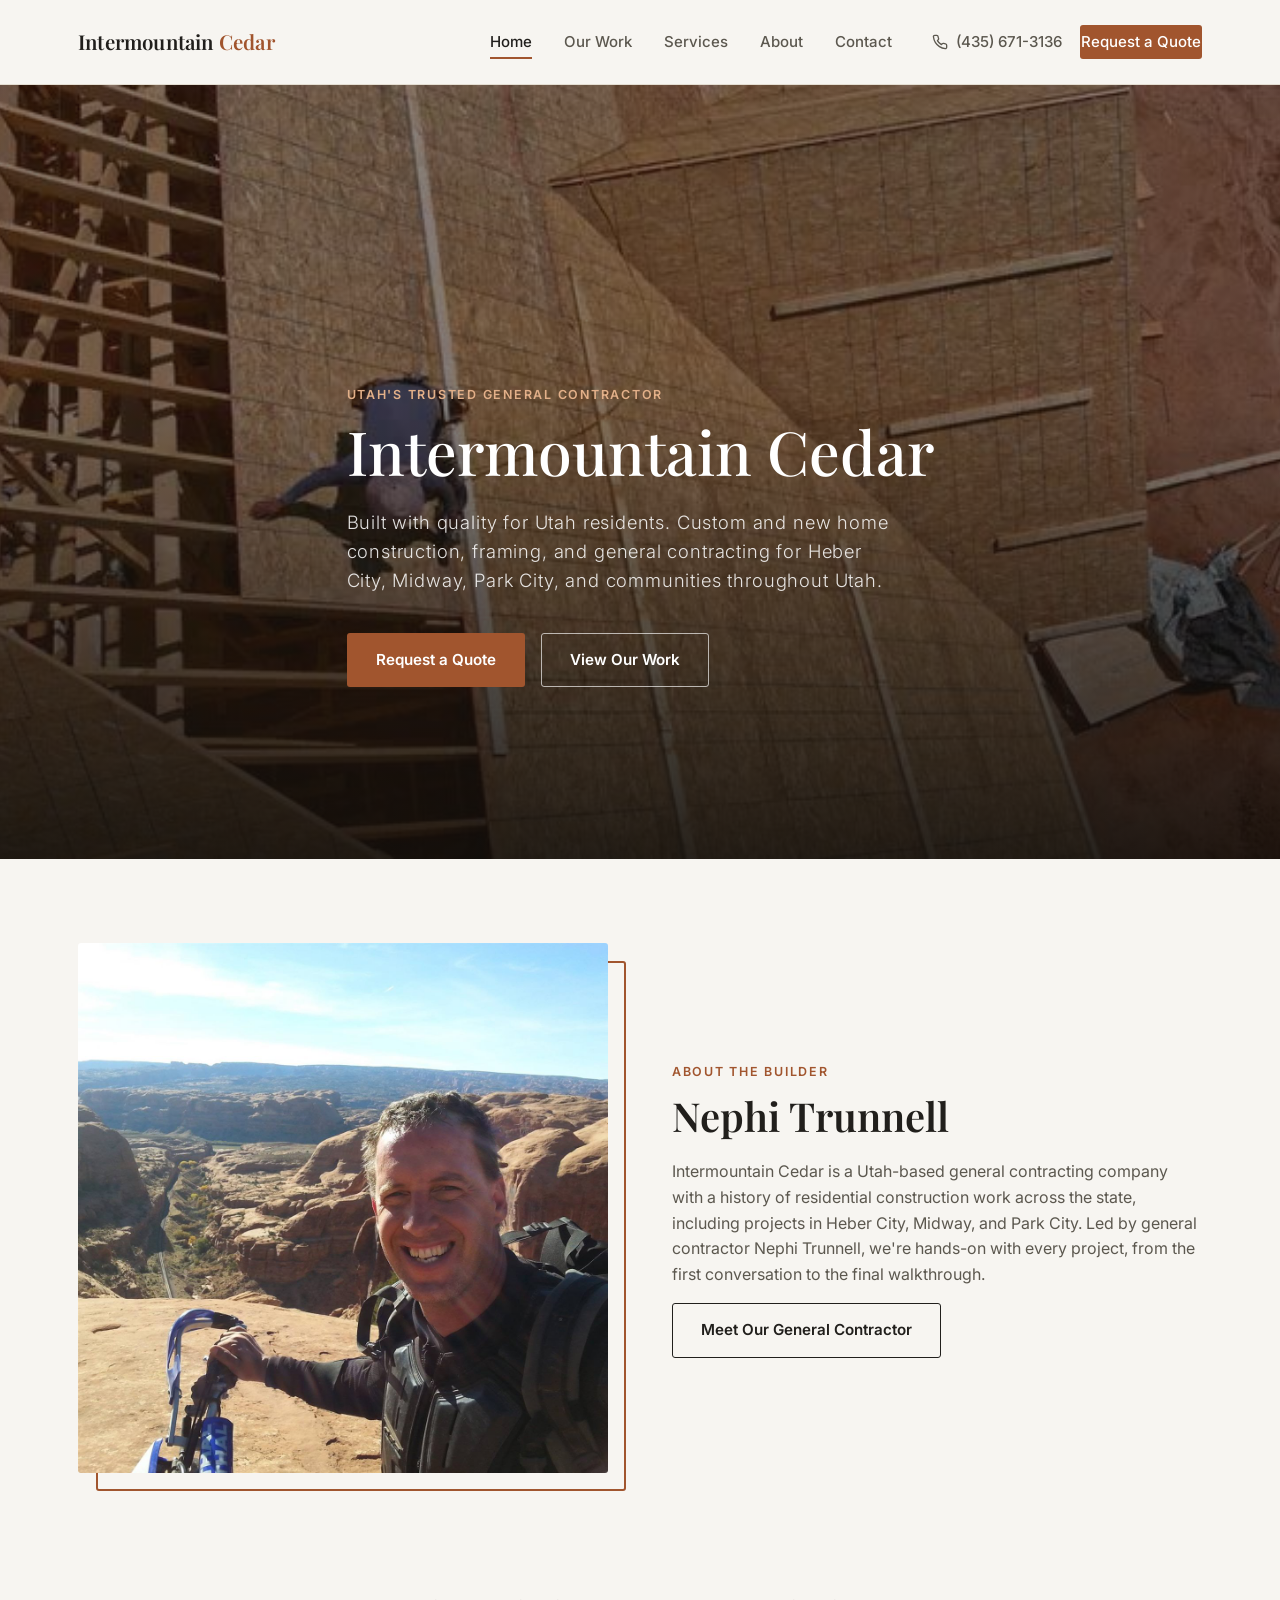
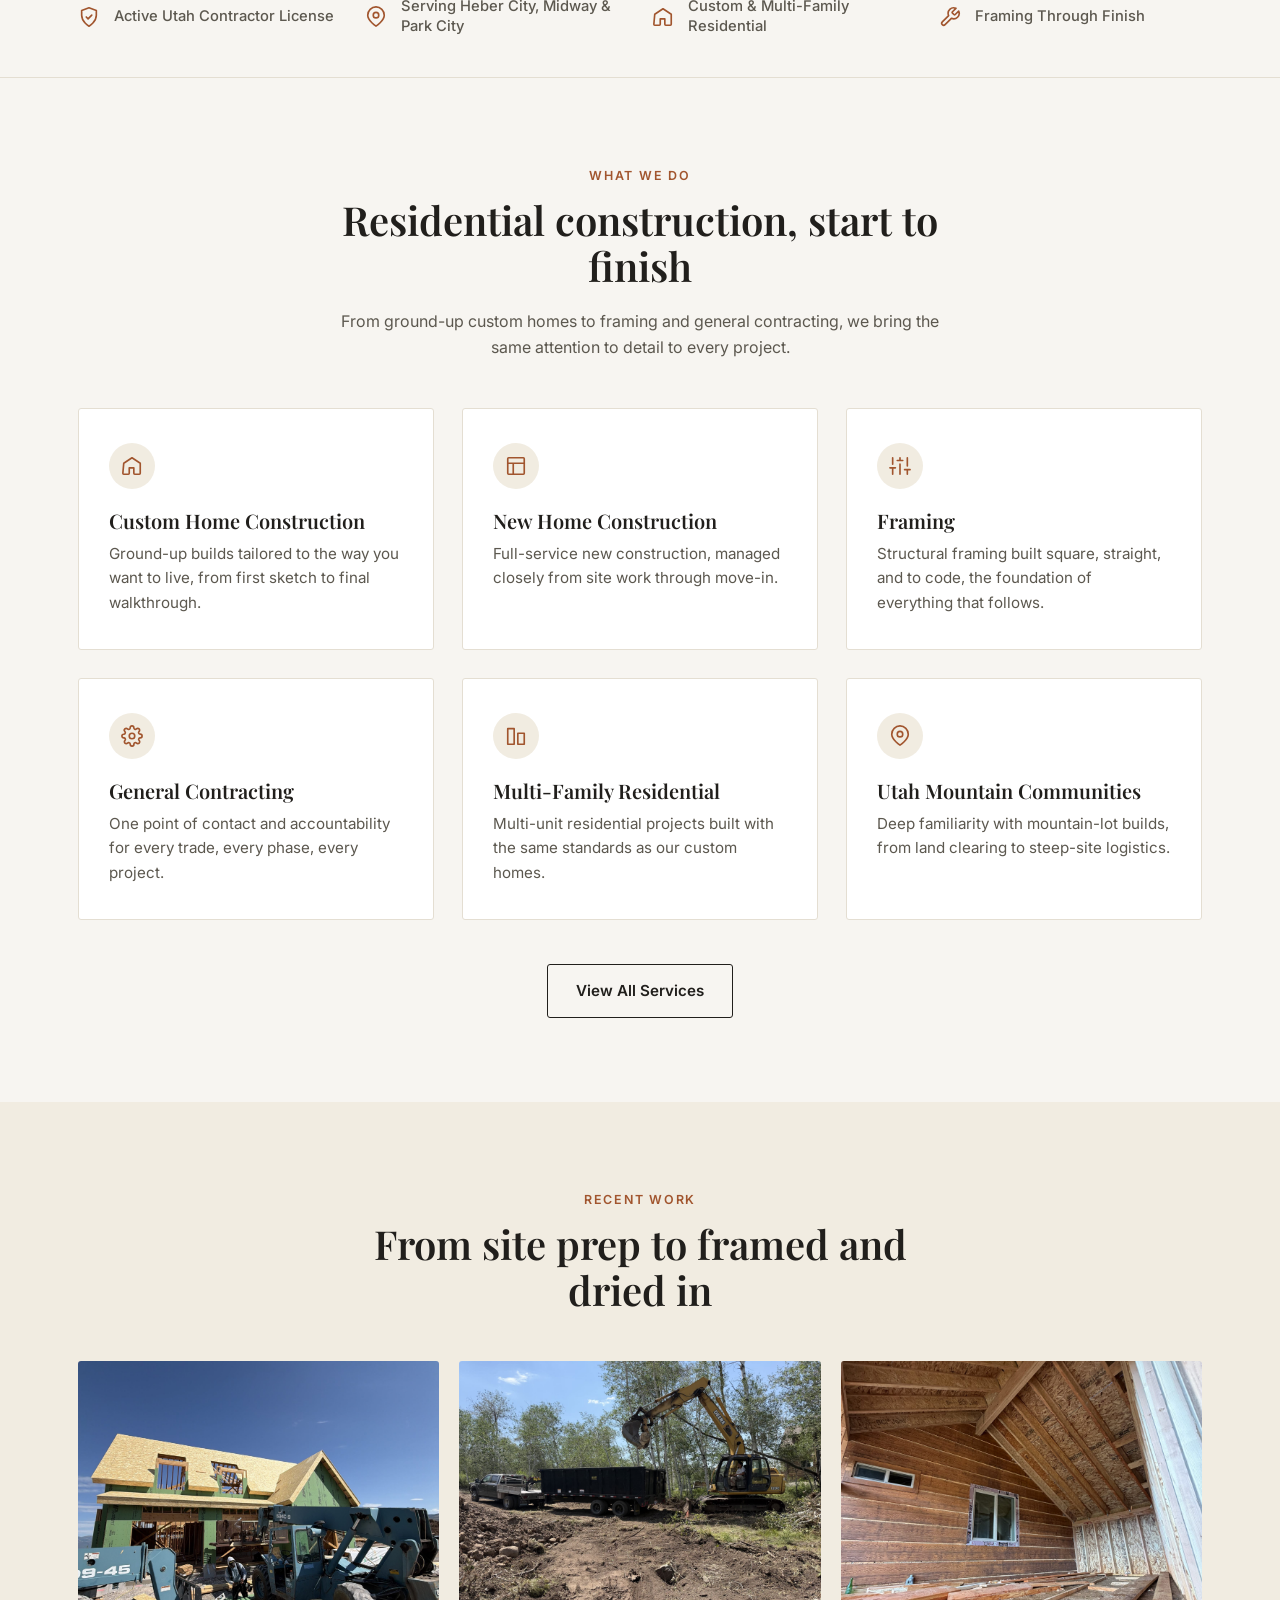
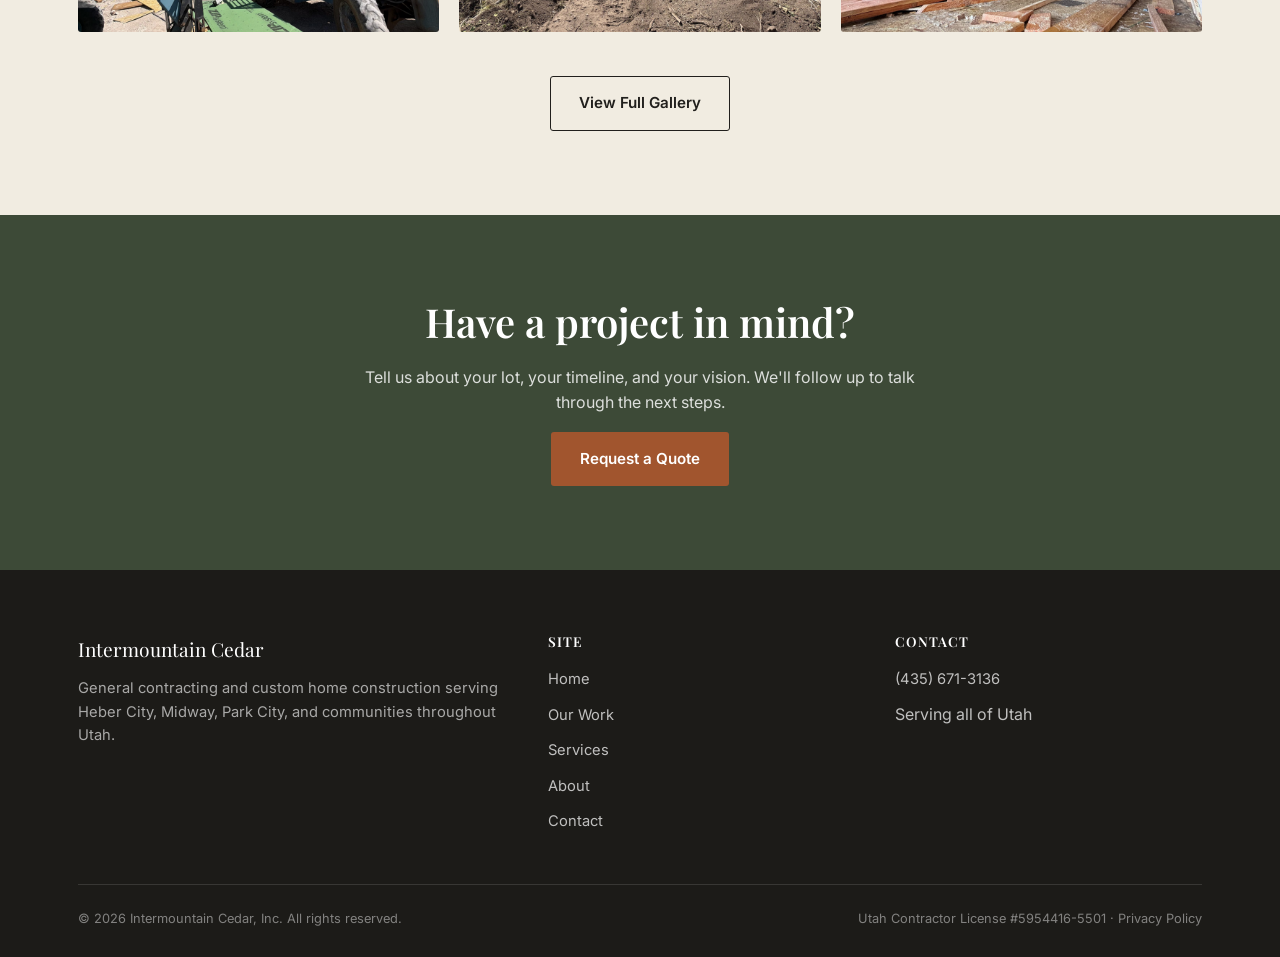
<file: index.html>
<!DOCTYPE html>
<html lang="en">
<head>
<meta charset="UTF-8">
<meta name="viewport" content="width=device-width, initial-scale=1.0">
<title>Intermountain Cedar | Utah Custom Home Builder &amp; General Contractor</title>
<meta name="description" content="Intermountain Cedar is a Utah general contractor building custom homes throughout Heber City, Midway, Park City, and beyond, led by general contractor Nephi Trunnell. Framing to finish, done right.">
<link rel="preconnect" href="https://fonts.googleapis.com">
<link rel="preconnect" href="https://fonts.gstatic.com" crossorigin>
<link href="https://fonts.googleapis.com/css2?family=Playfair+Display:wght@400;500;600;700&family=Inter:wght@300;400;500;600;700&display=swap" rel="stylesheet">
<link rel="stylesheet" href="css/style.css">
</head>
<body>

<header class="site-header">
  <div class="container">
    <a href="index.html" class="brand">Intermountain <span>Cedar</span></a>
    <nav class="main-nav" id="main-nav">
      <ul>
        <li><a href="index.html" class="active">Home</a></li>
        <li><a href="work.html">Our Work</a></li>
        <li><a href="services.html">Services</a></li>
        <li><a href="about.html">About</a></li>
        <li><a href="contact.html">Contact</a></li>
      </ul>
      <div class="header-cta">
        <a href="tel:+14356713136" class="phone-link">
          <svg width="16" height="16" viewBox="0 0 24 24" fill="none" stroke="currentColor" stroke-width="2" stroke-linecap="round" stroke-linejoin="round"><path d="M22 16.92v3a2 2 0 0 1-2.18 2 19.79 19.79 0 0 1-8.63-3.07 19.5 19.5 0 0 1-6-6 19.79 19.79 0 0 1-3.07-8.67A2 2 0 0 1 4.11 2h3a2 2 0 0 1 2 1.72c.127.96.361 1.903.7 2.81a2 2 0 0 1-.45 2.11L8.09 9.91a16 16 0 0 0 6 6l1.27-1.27a2 2 0 0 1 2.11-.45c.907.339 1.85.573 2.81.7A2 2 0 0 1 22 16.92z"/></svg>
          (435) 671-3136
        </a>
        <a href="contact.html" class="btn btn-primary">Request a Quote</a>
      </div>
    </nav>
    <button class="nav-toggle" aria-label="Toggle navigation" aria-expanded="false">
      <span></span><span></span><span></span>
    </button>
  </div>
</header>

<section class="hero">
  <div class="hero-bg" style="background-image:url('images/hero-poster.jpg');">
    <video autoplay muted loop playsinline poster="images/hero-poster.jpg">
      <source src="media/hero-framing.mp4" type="video/mp4">
    </video>
  </div>
  <div class="container hero-content">
    <span class="eyebrow" style="color:#e3b089;">Utah's Trusted General Contractor</span>
    <h1>Intermountain Cedar</h1>
    <p class="hero-sub">Built with quality for Utah residents. Custom and new home construction, framing, and general contracting for Heber City, Midway, Park City, and communities throughout Utah.</p>
    <div class="hero-actions">
      <a href="contact.html" class="btn btn-primary">Request a Quote</a>
      <a href="work.html" class="btn btn-ghost-light">View Our Work</a>
    </div>
  </div>
</section>

<section>
  <div class="container split">
    <div class="split-media">
      <div class="frame"></div>
      <img src="images/nephi-trunnell-headshot.jpg" alt="Nephi Trunnell, general contractor at Intermountain Cedar">
    </div>
    <div>
      <span class="eyebrow">About the Builder</span>
      <h2>Nephi Trunnell</h2>
      <p>Intermountain Cedar is a Utah-based general contracting company with a history of residential construction work across the state, including projects in Heber City, Midway, and Park City. Led by general contractor Nephi Trunnell, we're hands-on with every project, from the first conversation to the final walkthrough.</p>
      <a href="about.html" class="btn btn-ghost">Meet Our General Contractor</a>
    </div>
  </div>
</section>

<div class="trust-strip">
  <div class="container">
    <div class="trust-item">
      <svg width="22" height="22" viewBox="0 0 24 24" fill="none" stroke="currentColor" stroke-width="1.8" stroke-linecap="round" stroke-linejoin="round"><path d="M12 22s8-4.5 8-11.8V5l-8-3-8 3v5.2C4 17.5 12 22 12 22z"/><path d="M9 12l2 2 4-4"/></svg>
      <span>Active Utah Contractor License</span>
    </div>
    <div class="trust-item">
      <svg width="22" height="22" viewBox="0 0 24 24" fill="none" stroke="currentColor" stroke-width="1.8" stroke-linecap="round" stroke-linejoin="round"><path d="M21 10c0 6-9 12-9 12s-9-6-9-12a9 9 0 0 1 18 0z"/><circle cx="12" cy="10" r="3"/></svg>
      <span>Serving Heber City, Midway &amp; Park City</span>
    </div>
    <div class="trust-item">
      <svg width="22" height="22" viewBox="0 0 24 24" fill="none" stroke="currentColor" stroke-width="1.8" stroke-linecap="round" stroke-linejoin="round"><path d="M3 9l9-6 9 6v11a1 1 0 0 1-1 1h-5a1 1 0 0 1-1-1v-6H9v6a1 1 0 0 1-1 1H3a1 1 0 0 1-1-1z"/></svg>
      <span>Custom &amp; Multi-Family Residential</span>
    </div>
    <div class="trust-item">
      <svg width="22" height="22" viewBox="0 0 24 24" fill="none" stroke="currentColor" stroke-width="1.8" stroke-linecap="round" stroke-linejoin="round"><path d="M14.7 6.3a1 1 0 0 0 0 1.4l1.6 1.6a1 1 0 0 0 1.4 0l3.77-3.77a6 6 0 0 1-7.94 7.94l-6.91 6.91a2.12 2.12 0 0 1-3-3l6.91-6.91a6 6 0 0 1 7.94-7.94l-3.76 3.76z"/></svg>
      <span>Framing Through Finish</span>
    </div>
  </div>
</div>

<section>
  <div class="container">
    <div class="section-head center">
      <span class="eyebrow">What We Do</span>
      <h2>Residential construction, start to finish</h2>
      <p>From ground-up custom homes to framing and general contracting, we bring the same attention to detail to every project.</p>
    </div>
    <div class="services-grid">
      <div class="service-card">
        <div class="icon"><svg width="22" height="22" viewBox="0 0 24 24" fill="none" stroke="currentColor" stroke-width="1.8" stroke-linecap="round" stroke-linejoin="round"><path d="M3 9l9-6 9 6v11a1 1 0 0 1-1 1h-5a1 1 0 0 1-1-1v-6H9v6a1 1 0 0 1-1 1H3a1 1 0 0 1-1-1z"/></svg></div>
        <h3>Custom Home Construction</h3>
        <p>Ground-up builds tailored to the way you want to live, from first sketch to final walkthrough.</p>
      </div>
      <div class="service-card">
        <div class="icon"><svg width="22" height="22" viewBox="0 0 24 24" fill="none" stroke="currentColor" stroke-width="1.8" stroke-linecap="round" stroke-linejoin="round"><rect x="3" y="3" width="18" height="18" rx="1"/><path d="M3 9h18M9 21V9"/></svg></div>
        <h3>New Home Construction</h3>
        <p>Full-service new construction, managed closely from site work through move-in.</p>
      </div>
      <div class="service-card">
        <div class="icon"><svg width="22" height="22" viewBox="0 0 24 24" fill="none" stroke="currentColor" stroke-width="1.8" stroke-linecap="round" stroke-linejoin="round"><path d="M4 21v-7M4 10V3M12 21v-11M12 6V3M20 21v-5M20 12V3M1 14h6M9 6h6M17 16h6"/></svg></div>
        <h3>Framing</h3>
        <p>Structural framing built square, straight, and to code, the foundation of everything that follows.</p>
      </div>
      <div class="service-card">
        <div class="icon"><svg width="22" height="22" viewBox="0 0 24 24" fill="none" stroke="currentColor" stroke-width="1.8" stroke-linecap="round" stroke-linejoin="round"><circle cx="12" cy="12" r="3"/><path d="M19.4 15a1.65 1.65 0 0 0 .33 1.82l.06.06a2 2 0 1 1-2.83 2.83l-.06-.06a1.65 1.65 0 0 0-1.82-.33 1.65 1.65 0 0 0-1 1.51V21a2 2 0 0 1-4 0v-.09A1.65 1.65 0 0 0 9 19.4a1.65 1.65 0 0 0-1.82.33l-.06.06a2 2 0 1 1-2.83-2.83l.06-.06a1.65 1.65 0 0 0 .33-1.82 1.65 1.65 0 0 0-1.51-1H3a2 2 0 0 1 0-4h.09A1.65 1.65 0 0 0 4.6 9a1.65 1.65 0 0 0-.33-1.82l-.06-.06a2 2 0 1 1 2.83-2.83l.06.06a1.65 1.65 0 0 0 1.82.33H9a1.65 1.65 0 0 0 1-1.51V3a2 2 0 0 1 4 0v.09a1.65 1.65 0 0 0 1 1.51 1.65 1.65 0 0 0 1.82-.33l.06-.06a2 2 0 1 1 2.83 2.83l-.06.06a1.65 1.65 0 0 0-.33 1.82V9a1.65 1.65 0 0 0 1.51 1H21a2 2 0 0 1 0 4h-.09a1.65 1.65 0 0 0-1.51 1z"/></svg></div>
        <h3>General Contracting</h3>
        <p>One point of contact and accountability for every trade, every phase, every project.</p>
      </div>
      <div class="service-card">
        <div class="icon"><svg width="22" height="22" viewBox="0 0 24 24" fill="none" stroke="currentColor" stroke-width="1.8" stroke-linecap="round" stroke-linejoin="round"><rect x="3" y="4" width="7" height="17"/><rect x="14" y="9" width="7" height="12"/></svg></div>
        <h3>Multi-Family Residential</h3>
        <p>Multi-unit residential projects built with the same standards as our custom homes.</p>
      </div>
      <div class="service-card">
        <div class="icon"><svg width="22" height="22" viewBox="0 0 24 24" fill="none" stroke="currentColor" stroke-width="1.8" stroke-linecap="round" stroke-linejoin="round"><path d="M21 10c0 6-9 12-9 12s-9-6-9-12a9 9 0 0 1 18 0z"/><circle cx="12" cy="10" r="3"/></svg></div>
        <h3>Utah Mountain Communities</h3>
        <p>Deep familiarity with mountain-lot builds, from land clearing to steep-site logistics.</p>
      </div>
    </div>
    <div class="text-center" style="margin-top:44px;">
      <a href="services.html" class="btn btn-ghost">View All Services</a>
    </div>
  </div>
</section>

<section class="bg-alt">
  <div class="container">
    <div class="section-head center">
      <span class="eyebrow">Recent Work</span>
      <h2>From site prep to framed and dried in</h2>
    </div>
    <div class="gallery-grid-even">
      <a href="work.html" class="gallery-item">
        <img src="images/framing-exterior-zip-system.jpg" alt="Home under construction with ZIP System sheathing" loading="lazy">
        <div class="cap">Framing &amp; Sheathing</div>
      </a>
      <a href="work.html" class="gallery-item">
        <img src="images/site-prep-land-clearing.jpg" alt="Excavator clearing a mountain building lot" loading="lazy">
        <div class="cap">Site Preparation</div>
      </a>
      <a href="work.html" class="gallery-item">
        <img src="images/framing-interior-vaulted.jpg" alt="Interior view of vaulted ceiling framing" loading="lazy">
        <div class="cap">Interior Framing</div>
      </a>
    </div>
    <div class="text-center" style="margin-top:44px;">
      <a href="work.html" class="btn btn-ghost">View Full Gallery</a>
    </div>
  </div>
</section>

<section class="cta-banner">
  <div class="container">
    <h2>Have a project in mind?</h2>
    <p>Tell us about your lot, your timeline, and your vision. We'll follow up to talk through the next steps.</p>
    <a href="contact.html" class="btn btn-primary">Request a Quote</a>
  </div>
</section>

<footer class="site-footer">
  <div class="container">
    <div class="footer-grid">
      <div>
        <div class="footer-brand">Intermountain Cedar</div>
        <p>General contracting and custom home construction serving Heber City, Midway, Park City, and communities throughout Utah.</p>
      </div>
      <div>
        <h4>Site</h4>
        <ul>
          <li><a href="index.html">Home</a></li>
          <li><a href="work.html">Our Work</a></li>
          <li><a href="services.html">Services</a></li>
          <li><a href="about.html">About</a></li>
          <li><a href="contact.html">Contact</a></li>
        </ul>
      </div>
      <div>
        <h4>Contact</h4>
        <ul>
          <li><a href="tel:+14356713136">(435) 671-3136</a></li>
          <li>Serving all of Utah</li>
        </ul>
      </div>
    </div>
    <div class="footer-bottom">
      <span>&copy; <span id="year"></span> Intermountain Cedar, Inc. All rights reserved.</span>
      <span>Utah Contractor License #5954416-5501 &middot; <a href="privacy-policy.html">Privacy Policy</a></span>
    </div>
  </div>
</footer>

<script src="js/main.js"></script>
</body>
</html>
</file>
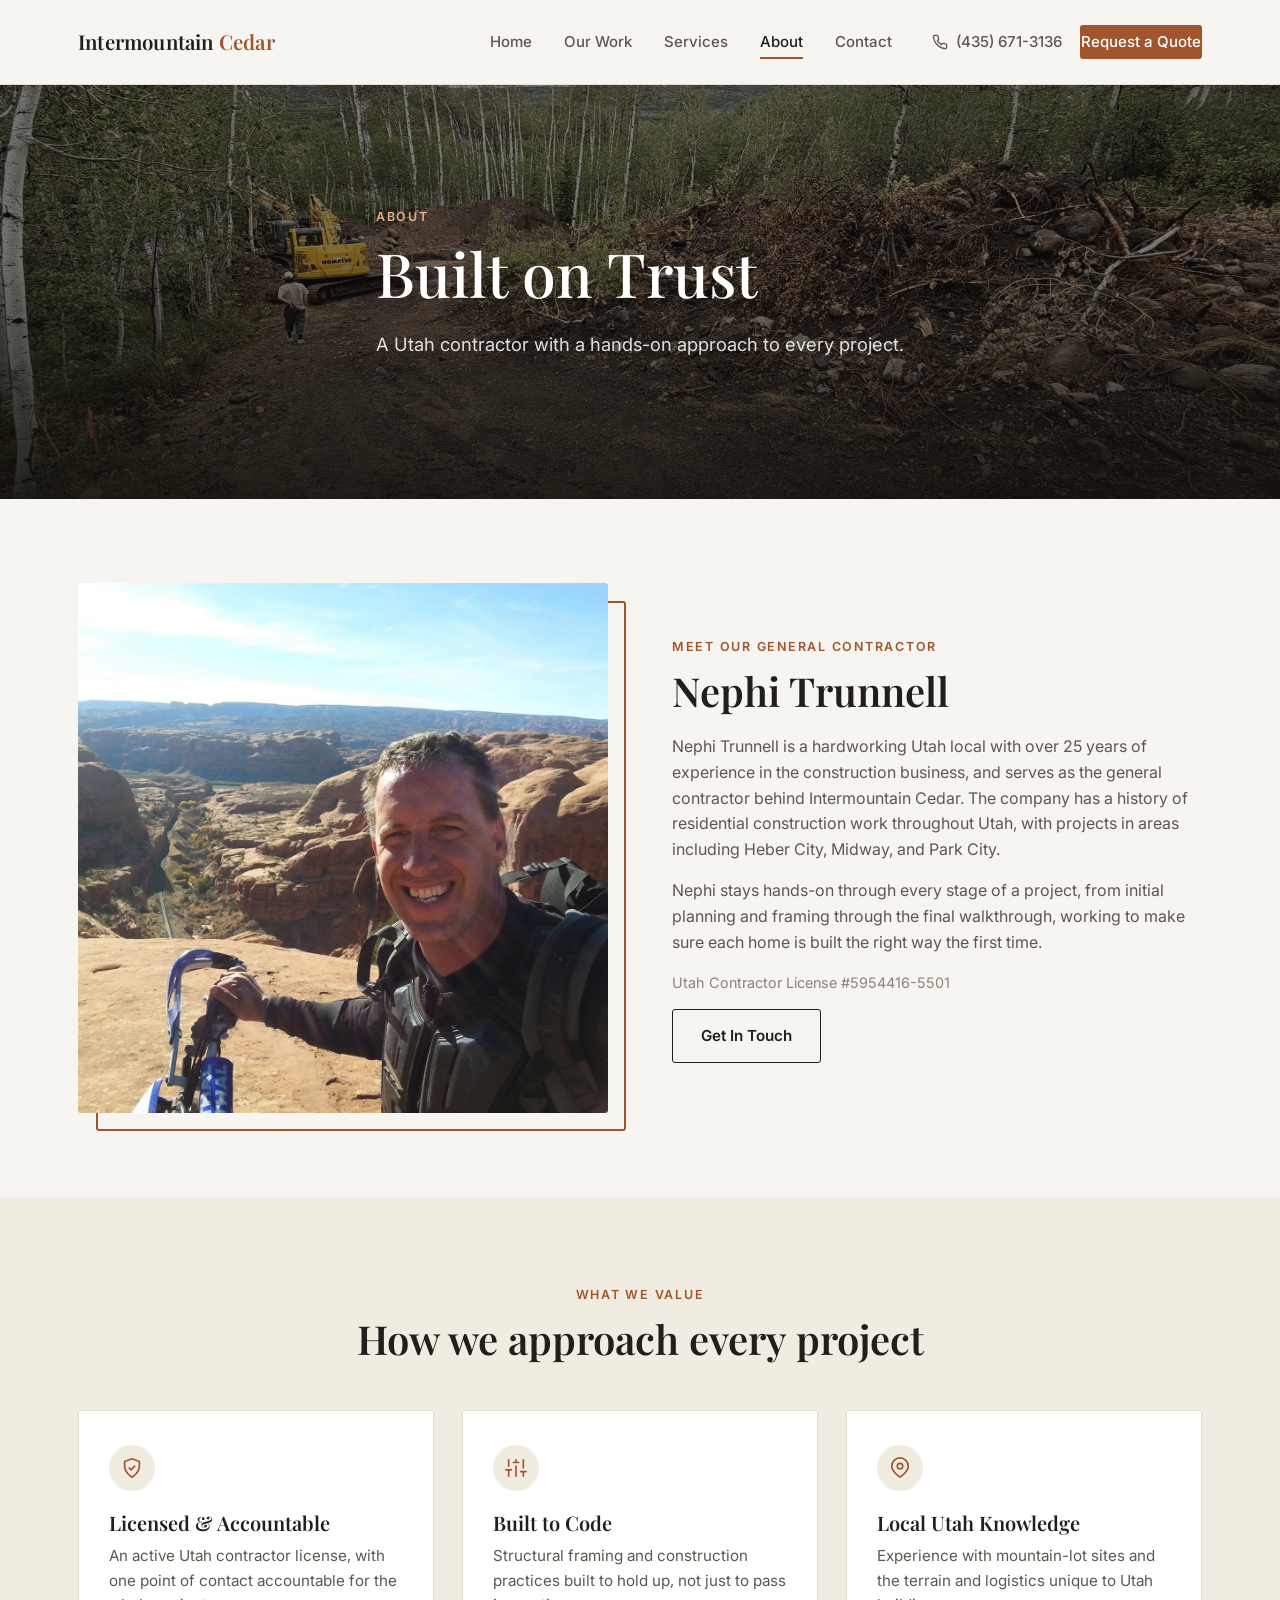
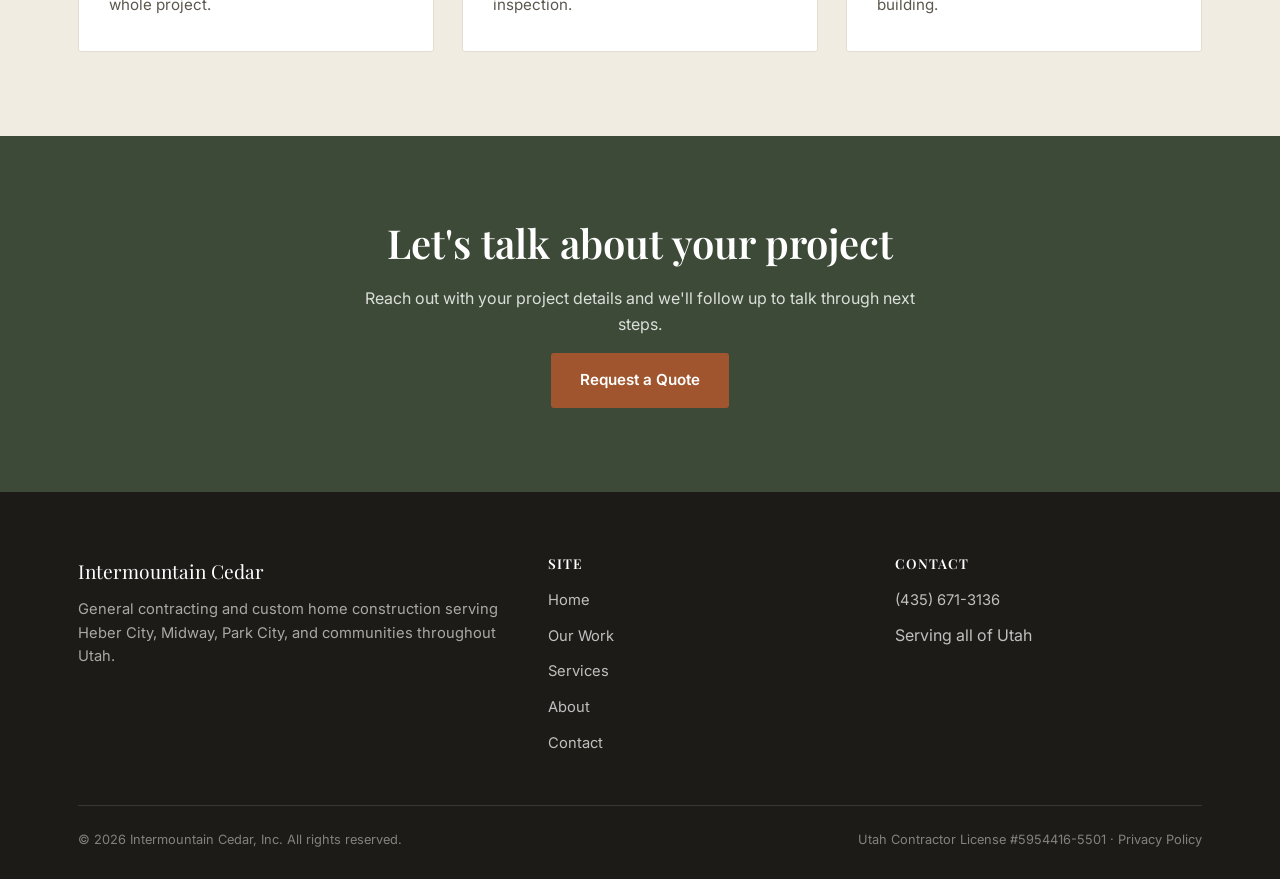
<file: about.html>
<!DOCTYPE html>
<html lang="en">
<head>
<meta charset="UTF-8">
<meta name="viewport" content="width=device-width, initial-scale=1.0">
<title>About | Intermountain Cedar</title>
<meta name="description" content="Meet Nephi Trunnell, general contractor at Intermountain Cedar, a Utah general contractor building custom homes across Heber City, Midway, and Park City.">
<link rel="preconnect" href="https://fonts.googleapis.com">
<link rel="preconnect" href="https://fonts.gstatic.com" crossorigin>
<link href="https://fonts.googleapis.com/css2?family=Playfair+Display:wght@400;500;600;700&family=Inter:wght@400;500;600;700&display=swap" rel="stylesheet">
<link rel="stylesheet" href="css/style.css">
</head>
<body>

<header class="site-header">
  <div class="container">
    <a href="index.html" class="brand">Intermountain <span>Cedar</span></a>
    <nav class="main-nav" id="main-nav">
      <ul>
        <li><a href="index.html">Home</a></li>
        <li><a href="work.html">Our Work</a></li>
        <li><a href="services.html">Services</a></li>
        <li><a href="about.html" class="active">About</a></li>
        <li><a href="contact.html">Contact</a></li>
      </ul>
      <div class="header-cta">
        <a href="tel:+14356713136" class="phone-link">
          <svg width="16" height="16" viewBox="0 0 24 24" fill="none" stroke="currentColor" stroke-width="2" stroke-linecap="round" stroke-linejoin="round"><path d="M22 16.92v3a2 2 0 0 1-2.18 2 19.79 19.79 0 0 1-8.63-3.07 19.5 19.5 0 0 1-6-6 19.79 19.79 0 0 1-3.07-8.67A2 2 0 0 1 4.11 2h3a2 2 0 0 1 2 1.72c.127.96.361 1.903.7 2.81a2 2 0 0 1-.45 2.11L8.09 9.91a16 16 0 0 0 6 6l1.27-1.27a2 2 0 0 1 2.11-.45c.907.339 1.85.573 2.81.7A2 2 0 0 1 22 16.92z"/></svg>
          (435) 671-3136
        </a>
        <a href="contact.html" class="btn btn-primary">Request a Quote</a>
      </div>
    </nav>
    <button class="nav-toggle" aria-label="Toggle navigation" aria-expanded="false">
      <span></span><span></span><span></span>
    </button>
  </div>
</header>

<section class="page-hero">
  <div class="hero-bg" style="background-image:url('images/site-prep-mountain-lot.jpg');">
    <video autoplay muted loop playsinline poster="images/site-prep-mountain-lot.jpg">
      <source src="media/about-hero.mp4" type="video/mp4">
    </video>
  </div>
  <div class="container hero-content">
    <span class="eyebrow" style="color:#e3b089;">About</span>
    <h1>Built on Trust</h1>
    <p class="hero-sub">A Utah contractor with a hands-on approach to every project.</p>
  </div>
</section>

<section>
  <div class="container split">
    <div class="split-media">
      <div class="frame"></div>
      <img src="images/nephi-trunnell-headshot.jpg" alt="Nephi Trunnell, owner of Nephi Trunnell Homes">
    </div>
    <div>
      <span class="eyebrow">Meet Our General Contractor</span>
      <h2>Nephi Trunnell</h2>
      <p>Nephi Trunnell is a hardworking Utah local with over 25 years of experience in the construction business, and serves as the general contractor behind Intermountain Cedar. The company has a history of residential construction work throughout Utah, with projects in areas including Heber City, Midway, and Park City.</p>
      <p>Nephi stays hands-on through every stage of a project, from initial planning and framing through the final walkthrough, working to make sure each home is built the right way the first time.</p>
      <p style="font-size:0.9rem; color:var(--ink-faint);">Utah Contractor License #5954416-5501</p>
      <a href="contact.html" class="btn btn-ghost">Get In Touch</a>
    </div>
  </div>
</section>

<section class="bg-alt">
  <div class="container">
    <div class="section-head center">
      <span class="eyebrow">What We Value</span>
      <h2>How we approach every project</h2>
    </div>
    <div class="services-grid">
      <div class="service-card">
        <div class="icon"><svg width="22" height="22" viewBox="0 0 24 24" fill="none" stroke="currentColor" stroke-width="1.8" stroke-linecap="round" stroke-linejoin="round"><path d="M12 22s8-4.5 8-11.8V5l-8-3-8 3v5.2C4 17.5 12 22 12 22z"/><path d="M9 12l2 2 4-4"/></svg></div>
        <h3>Licensed &amp; Accountable</h3>
        <p>An active Utah contractor license, with one point of contact accountable for the whole project.</p>
      </div>
      <div class="service-card">
        <div class="icon"><svg width="22" height="22" viewBox="0 0 24 24" fill="none" stroke="currentColor" stroke-width="1.8" stroke-linecap="round" stroke-linejoin="round"><path d="M4 21v-7M4 10V3M12 21v-11M12 6V3M20 21v-5M20 12V3M1 14h6M9 6h6M17 16h6"/></svg></div>
        <h3>Built to Code</h3>
        <p>Structural framing and construction practices built to hold up, not just to pass inspection.</p>
      </div>
      <div class="service-card">
        <div class="icon"><svg width="22" height="22" viewBox="0 0 24 24" fill="none" stroke="currentColor" stroke-width="1.8" stroke-linecap="round" stroke-linejoin="round"><path d="M21 10c0 6-9 12-9 12s-9-6-9-12a9 9 0 0 1 18 0z"/><circle cx="12" cy="10" r="3"/></svg></div>
        <h3>Local Utah Knowledge</h3>
        <p>Experience with mountain-lot sites and the terrain and logistics unique to Utah building.</p>
      </div>
    </div>
  </div>
</section>

<section class="cta-banner">
  <div class="container">
    <h2>Let's talk about your project</h2>
    <p>Reach out with your project details and we'll follow up to talk through next steps.</p>
    <a href="contact.html" class="btn btn-primary">Request a Quote</a>
  </div>
</section>

<footer class="site-footer">
  <div class="container">
    <div class="footer-grid">
      <div>
        <div class="footer-brand">Intermountain Cedar</div>
        <p>General contracting and custom home construction serving Heber City, Midway, Park City, and communities throughout Utah.</p>
      </div>
      <div>
        <h4>Site</h4>
        <ul>
          <li><a href="index.html">Home</a></li>
          <li><a href="work.html">Our Work</a></li>
          <li><a href="services.html">Services</a></li>
          <li><a href="about.html">About</a></li>
          <li><a href="contact.html">Contact</a></li>
        </ul>
      </div>
      <div>
        <h4>Contact</h4>
        <ul>
          <li><a href="tel:+14356713136">(435) 671-3136</a></li>
          <li>Serving all of Utah</li>
        </ul>
      </div>
    </div>
    <div class="footer-bottom">
      <span>&copy; <span id="year"></span> Intermountain Cedar, Inc. All rights reserved.</span>
      <span>Utah Contractor License #5954416-5501 &middot; <a href="privacy-policy.html">Privacy Policy</a></span>
    </div>
  </div>
</footer>

<script src="js/main.js"></script>
</body>
</html>
</file>
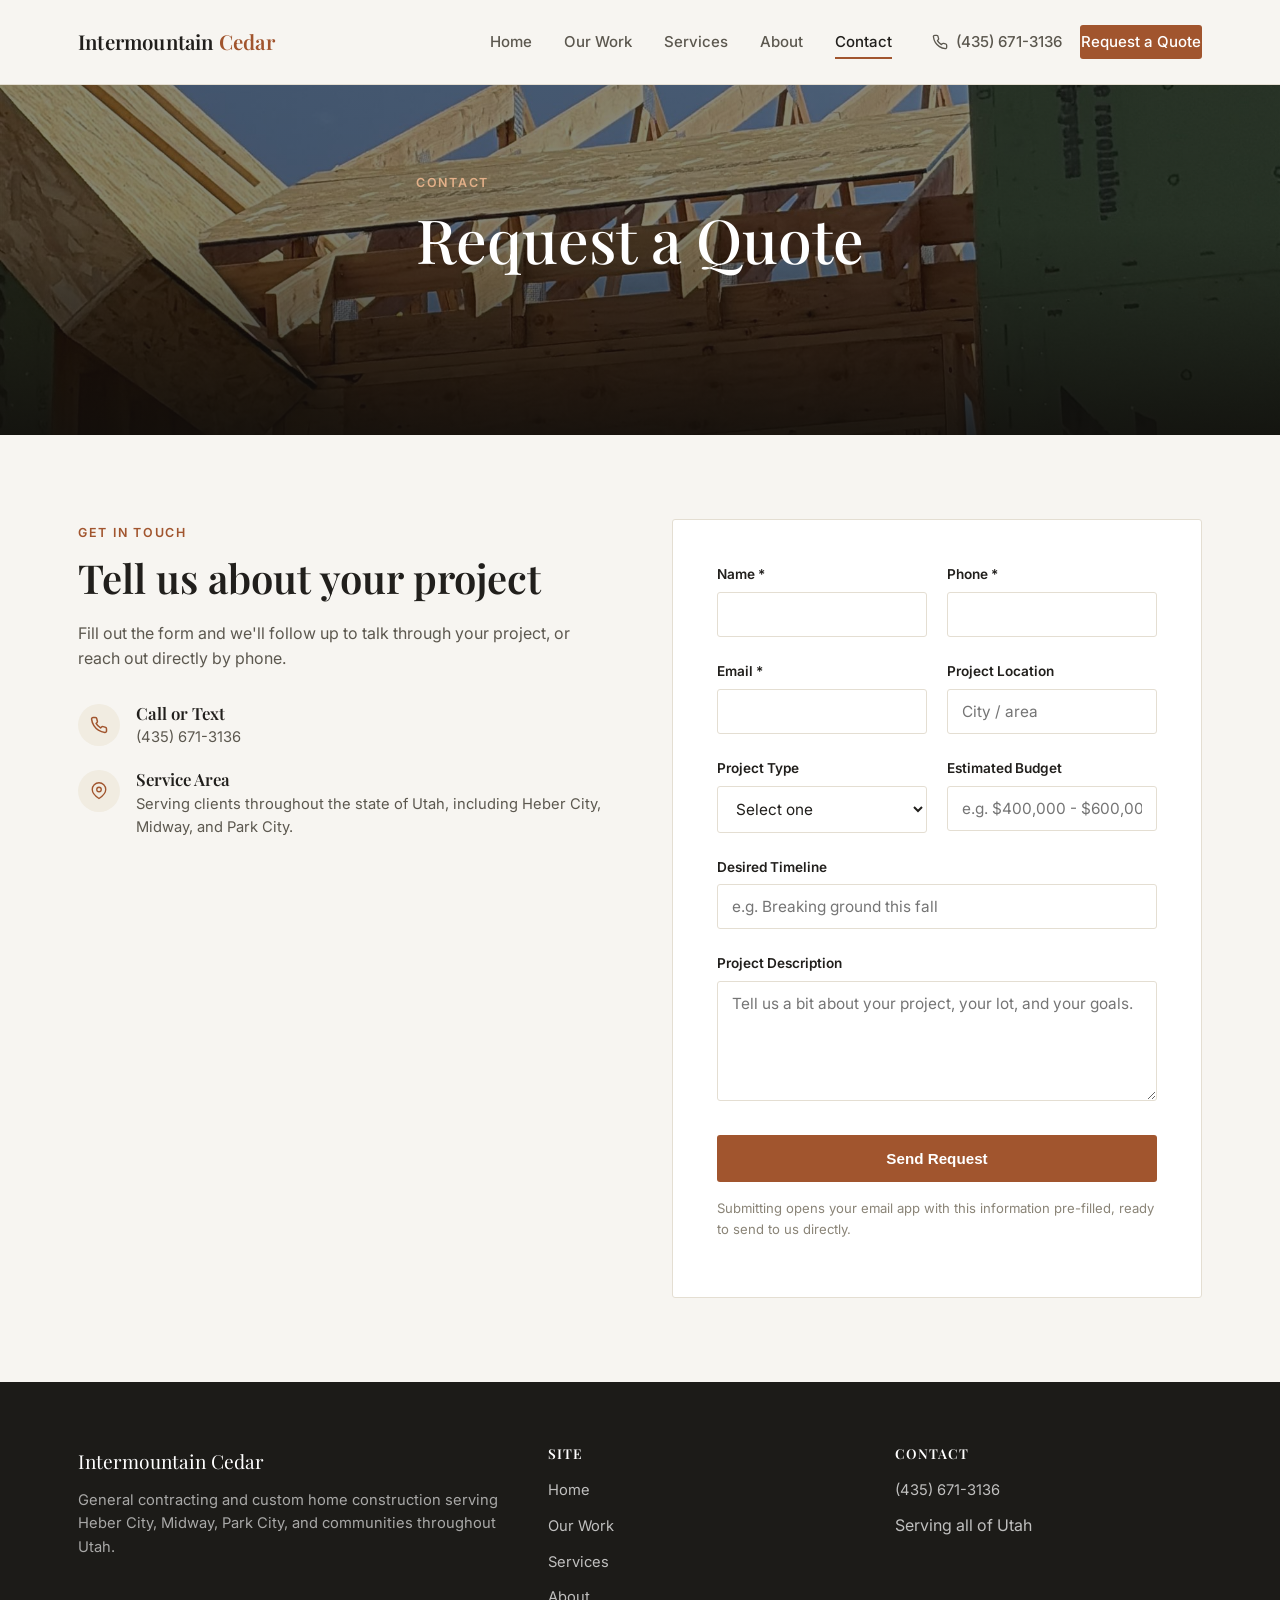
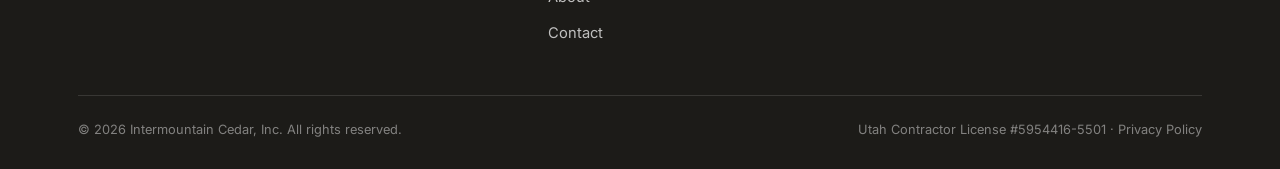
<file: contact.html>
<!DOCTYPE html>
<html lang="en">
<head>
<meta charset="UTF-8">
<meta name="viewport" content="width=device-width, initial-scale=1.0">
<title>Contact | Intermountain Cedar</title>
<meta name="description" content="Request a quote from Intermountain Cedar, a Utah general contractor serving Heber City, Midway, Park City, and beyond.">
<link rel="preconnect" href="https://fonts.googleapis.com">
<link rel="preconnect" href="https://fonts.gstatic.com" crossorigin>
<link href="https://fonts.googleapis.com/css2?family=Playfair+Display:wght@400;500;600;700&family=Inter:wght@400;500;600;700&display=swap" rel="stylesheet">
<link rel="stylesheet" href="css/style.css">
</head>
<body>

<header class="site-header">
  <div class="container">
    <a href="index.html" class="brand">Intermountain <span>Cedar</span></a>
    <nav class="main-nav" id="main-nav">
      <ul>
        <li><a href="index.html">Home</a></li>
        <li><a href="work.html">Our Work</a></li>
        <li><a href="services.html">Services</a></li>
        <li><a href="about.html">About</a></li>
        <li><a href="contact.html" class="active">Contact</a></li>
      </ul>
      <div class="header-cta">
        <a href="tel:+14356713136" class="phone-link">
          <svg width="16" height="16" viewBox="0 0 24 24" fill="none" stroke="currentColor" stroke-width="2" stroke-linecap="round" stroke-linejoin="round"><path d="M22 16.92v3a2 2 0 0 1-2.18 2 19.79 19.79 0 0 1-8.63-3.07 19.5 19.5 0 0 1-6-6 19.79 19.79 0 0 1-3.07-8.67A2 2 0 0 1 4.11 2h3a2 2 0 0 1 2 1.72c.127.96.361 1.903.7 2.81a2 2 0 0 1-.45 2.11L8.09 9.91a16 16 0 0 0 6 6l1.27-1.27a2 2 0 0 1 2.11-.45c.907.339 1.85.573 2.81.7A2 2 0 0 1 22 16.92z"/></svg>
          (435) 671-3136
        </a>
        <a href="contact.html" class="btn btn-primary">Request a Quote</a>
      </div>
    </nav>
    <button class="nav-toggle" aria-label="Toggle navigation" aria-expanded="false">
      <span></span><span></span><span></span>
    </button>
  </div>
</header>

<section class="page-hero" style="min-height:34vh;">
  <div class="hero-bg" style="background-image:url('images/framing-roof-detail.jpg');">
    <video autoplay muted loop playsinline poster="images/framing-roof-detail.jpg">
      <source src="media/contact-hero.mp4" type="video/mp4">
    </video>
  </div>
  <div class="container hero-content">
    <span class="eyebrow" style="color:#e3b089;">Contact</span>
    <h1>Request a Quote</h1>
  </div>
</section>

<section>
  <div class="container split" style="align-items:flex-start;">

    <div>
      <span class="eyebrow">Get In Touch</span>
      <h2>Tell us about your project</h2>
      <p>Fill out the form and we'll follow up to talk through your project, or reach out directly by phone.</p>

      <div class="contact-cards" style="margin-top:32px;">
        <div class="contact-card">
          <div class="icon">
            <svg width="18" height="18" viewBox="0 0 24 24" fill="none" stroke="currentColor" stroke-width="2" stroke-linecap="round" stroke-linejoin="round"><path d="M22 16.92v3a2 2 0 0 1-2.18 2 19.79 19.79 0 0 1-8.63-3.07 19.5 19.5 0 0 1-6-6 19.79 19.79 0 0 1-3.07-8.67A2 2 0 0 1 4.11 2h3a2 2 0 0 1 2 1.72c.127.96.361 1.903.7 2.81a2 2 0 0 1-.45 2.11L8.09 9.91a16 16 0 0 0 6 6l1.27-1.27a2 2 0 0 1 2.11-.45c.907.339 1.85.573 2.81.7A2 2 0 0 1 22 16.92z"/></svg>
          </div>
          <div>
            <h3>Call or Text</h3>
            <p><a href="tel:+14356713136">(435) 671-3136</a></p>
          </div>
        </div>
        <div class="contact-card">
          <div class="icon">
            <svg width="18" height="18" viewBox="0 0 24 24" fill="none" stroke="currentColor" stroke-width="1.8" stroke-linecap="round" stroke-linejoin="round"><path d="M21 10c0 6-9 12-9 12s-9-6-9-12a9 9 0 0 1 18 0z"/><circle cx="12" cy="10" r="3"/></svg>
          </div>
          <div>
            <h3>Service Area</h3>
            <p>Serving clients throughout the state of Utah, including Heber City, Midway, and Park City.</p>
          </div>
        </div>
      </div>
    </div>

    <div class="form-wrap">
      <form id="quote-form" data-recipient="nephitrunnell@msm.com">
        <div class="form-grid">
          <div class="field">
            <label for="name">Name *</label>
            <input type="text" id="name" name="name" required>
          </div>
          <div class="field">
            <label for="phone">Phone *</label>
            <input type="tel" id="phone" name="phone" required>
          </div>
          <div class="field">
            <label for="email">Email *</label>
            <input type="email" id="email" name="email" required>
          </div>
          <div class="field">
            <label for="location">Project Location</label>
            <input type="text" id="location" name="location" placeholder="City / area">
          </div>
          <div class="field">
            <label for="project_type">Project Type</label>
            <select id="project_type" name="project_type">
              <option value="">Select one</option>
              <option>Custom Home Construction</option>
              <option>New Home Construction</option>
              <option>Framing</option>
              <option>Multi-Family Residential</option>
              <option>General Contracting</option>
              <option>Other</option>
            </select>
          </div>
          <div class="field">
            <label for="budget">Estimated Budget</label>
            <input type="text" id="budget" name="budget" placeholder="e.g. $400,000 - $600,000">
          </div>
          <div class="field full">
            <label for="timeline">Desired Timeline</label>
            <input type="text" id="timeline" name="timeline" placeholder="e.g. Breaking ground this fall">
          </div>
          <div class="field full">
            <label for="description">Project Description</label>
            <textarea id="description" name="description" placeholder="Tell us a bit about your project, your lot, and your goals."></textarea>
          </div>
        </div>
        <button type="submit" class="btn btn-primary btn-block" style="margin-top:22px;">Send Request</button>
        <p class="form-note">Submitting opens your email app with this information pre-filled, ready to send to us directly.</p>
        <div class="form-status" id="form-status"></div>
      </form>
    </div>

  </div>
</section>

<footer class="site-footer">
  <div class="container">
    <div class="footer-grid">
      <div>
        <div class="footer-brand">Intermountain Cedar</div>
        <p>General contracting and custom home construction serving Heber City, Midway, Park City, and communities throughout Utah.</p>
      </div>
      <div>
        <h4>Site</h4>
        <ul>
          <li><a href="index.html">Home</a></li>
          <li><a href="work.html">Our Work</a></li>
          <li><a href="services.html">Services</a></li>
          <li><a href="about.html">About</a></li>
          <li><a href="contact.html">Contact</a></li>
        </ul>
      </div>
      <div>
        <h4>Contact</h4>
        <ul>
          <li><a href="tel:+14356713136">(435) 671-3136</a></li>
          <li>Serving all of Utah</li>
        </ul>
      </div>
    </div>
    <div class="footer-bottom">
      <span>&copy; <span id="year"></span> Intermountain Cedar, Inc. All rights reserved.</span>
      <span>Utah Contractor License #5954416-5501 &middot; <a href="privacy-policy.html">Privacy Policy</a></span>
    </div>
  </div>
</footer>

<script src="js/main.js"></script>
</body>
</html>
</file>
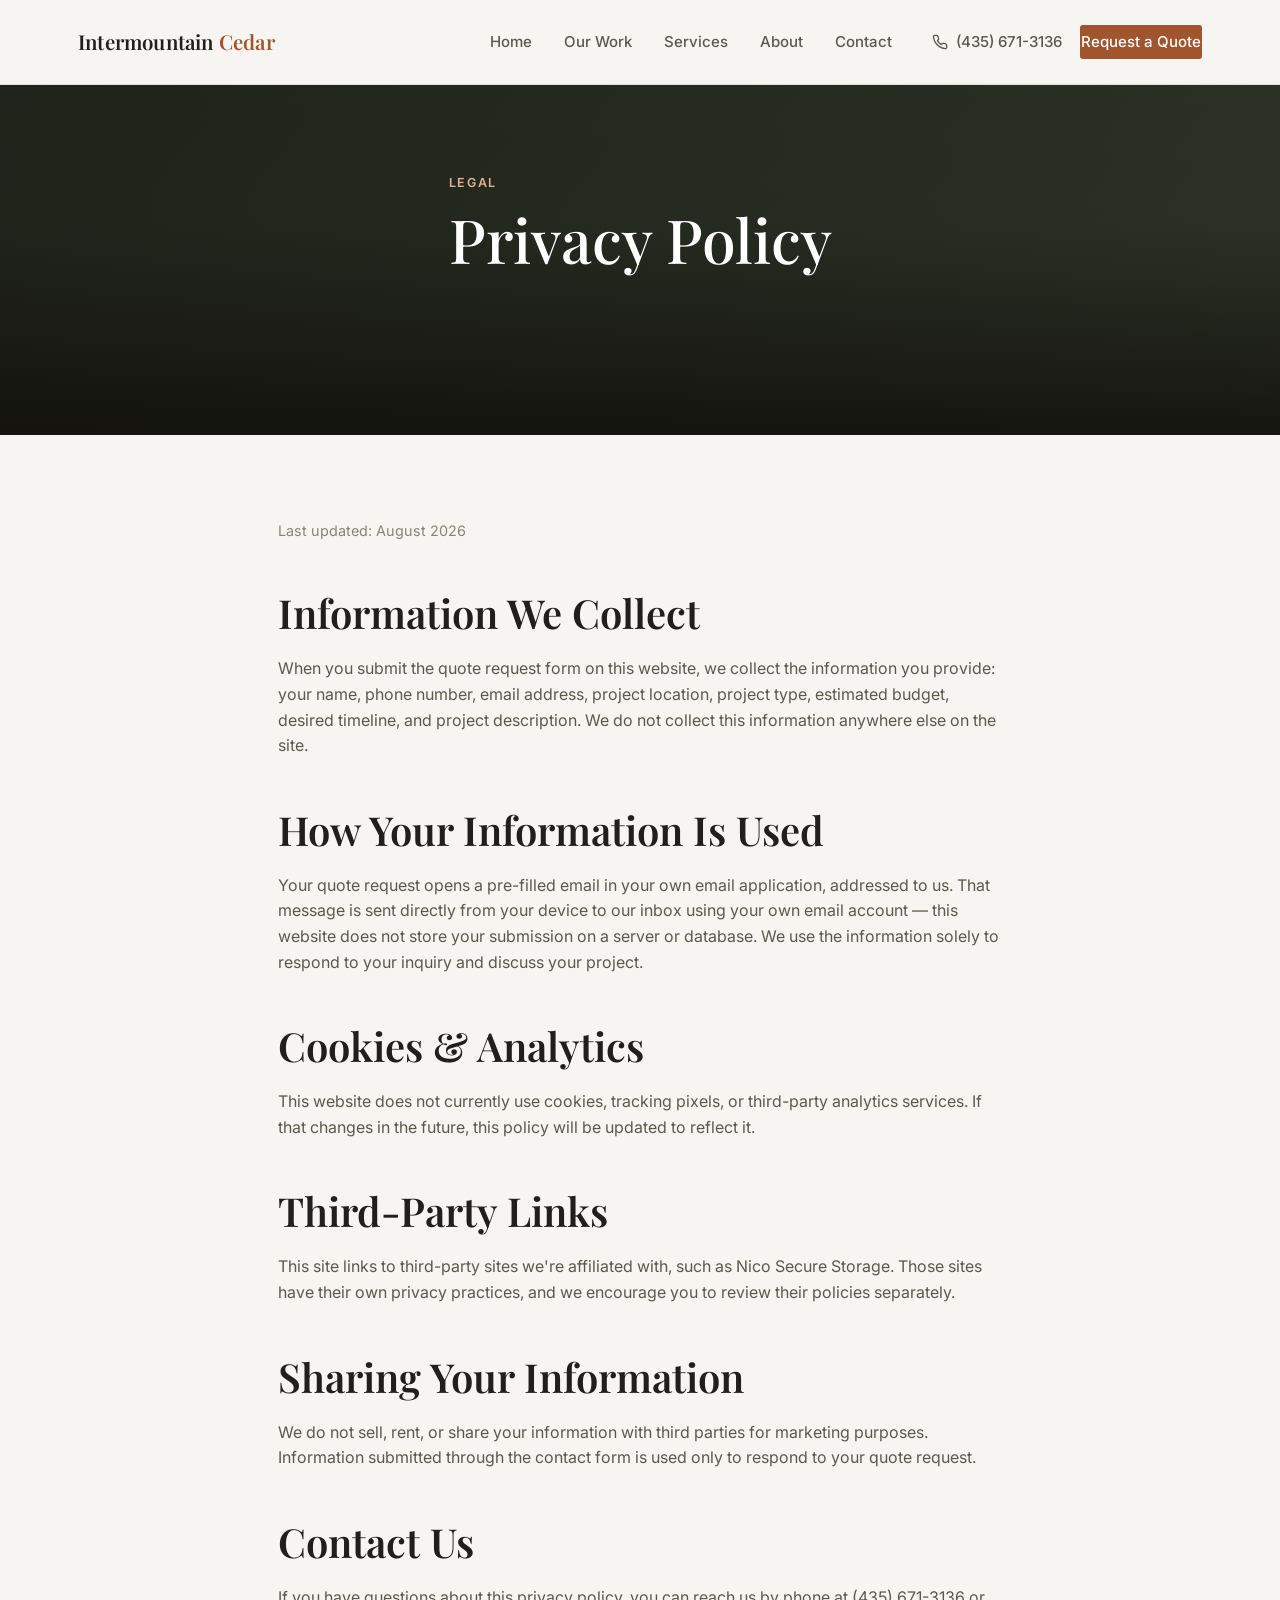
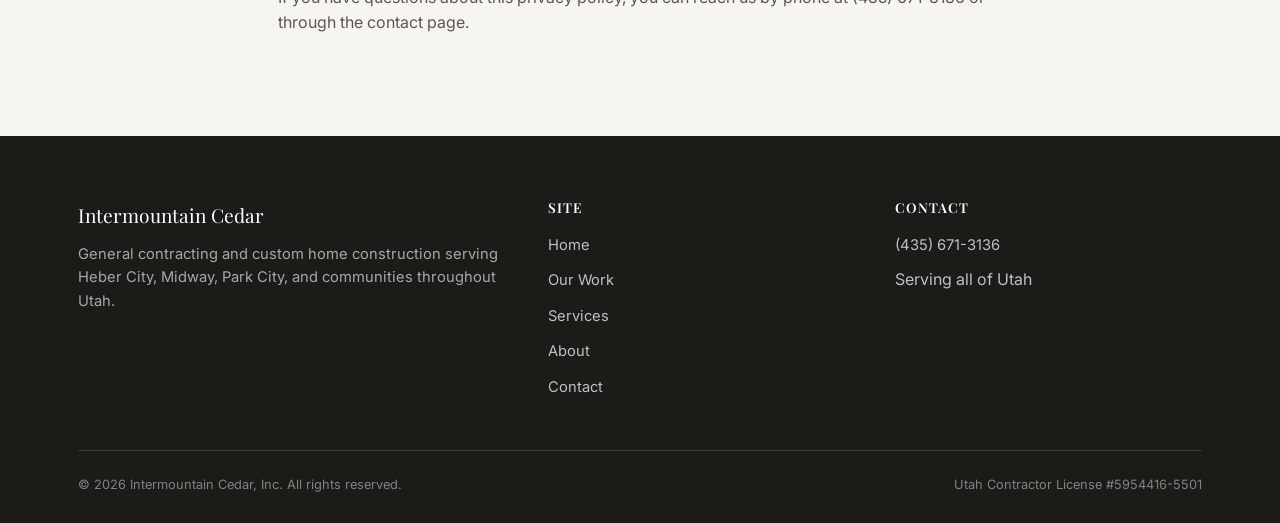
<file: privacy-policy.html>
<!DOCTYPE html>
<html lang="en">
<head>
<meta charset="UTF-8">
<meta name="viewport" content="width=device-width, initial-scale=1.0">
<title>Privacy Policy | Intermountain Cedar</title>
<meta name="description" content="Privacy policy for the Intermountain Cedar website, covering the information collected through the quote request form.">
<link rel="preconnect" href="https://fonts.googleapis.com">
<link rel="preconnect" href="https://fonts.gstatic.com" crossorigin>
<link href="https://fonts.googleapis.com/css2?family=Playfair+Display:wght@400;500;600;700&family=Inter:wght@400;500;600;700&display=swap" rel="stylesheet">
<link rel="stylesheet" href="css/style.css">
</head>
<body>

<header class="site-header">
  <div class="container">
    <a href="index.html" class="brand">Intermountain <span>Cedar</span></a>
    <nav class="main-nav" id="main-nav">
      <ul>
        <li><a href="index.html">Home</a></li>
        <li><a href="work.html">Our Work</a></li>
        <li><a href="services.html">Services</a></li>
        <li><a href="about.html">About</a></li>
        <li><a href="contact.html">Contact</a></li>
      </ul>
      <div class="header-cta">
        <a href="tel:+14356713136" class="phone-link">
          <svg width="16" height="16" viewBox="0 0 24 24" fill="none" stroke="currentColor" stroke-width="2" stroke-linecap="round" stroke-linejoin="round"><path d="M22 16.92v3a2 2 0 0 1-2.18 2 19.79 19.79 0 0 1-8.63-3.07 19.5 19.5 0 0 1-6-6 19.79 19.79 0 0 1-3.07-8.67A2 2 0 0 1 4.11 2h3a2 2 0 0 1 2 1.72c.127.96.361 1.903.7 2.81a2 2 0 0 1-.45 2.11L8.09 9.91a16 16 0 0 0 6 6l1.27-1.27a2 2 0 0 1 2.11-.45c.907.339 1.85.573 2.81.7A2 2 0 0 1 22 16.92z"/></svg>
          (435) 671-3136
        </a>
        <a href="contact.html" class="btn btn-primary">Request a Quote</a>
      </div>
    </nav>
    <button class="nav-toggle" aria-label="Toggle navigation" aria-expanded="false">
      <span></span><span></span><span></span>
    </button>
  </div>
</header>

<section class="page-hero" style="min-height:28vh;">
  <div class="hero-bg" style="background-image:linear-gradient(135deg, #2c3628, #3d4a37 60%, #4a5943);"></div>
  <div class="container hero-content">
    <span class="eyebrow" style="color:#e3b089;">Legal</span>
    <h1>Privacy Policy</h1>
  </div>
</section>

<section>
  <div class="container" style="max-width:780px;">
    <p style="color:var(--ink-faint); font-size:0.9rem;">Last updated: August 2026</p>

    <h2 style="margin-top:1.2em;">Information We Collect</h2>
    <p>When you submit the quote request form on this website, we collect the information you provide: your name, phone number, email address, project location, project type, estimated budget, desired timeline, and project description. We do not collect this information anywhere else on the site.</p>

    <h2 style="margin-top:1.2em;">How Your Information Is Used</h2>
    <p>Your quote request opens a pre-filled email in your own email application, addressed to us. That message is sent directly from your device to our inbox using your own email account &mdash; this website does not store your submission on a server or database. We use the information solely to respond to your inquiry and discuss your project.</p>

    <h2 style="margin-top:1.2em;">Cookies &amp; Analytics</h2>
    <p>This website does not currently use cookies, tracking pixels, or third-party analytics services. If that changes in the future, this policy will be updated to reflect it.</p>

    <h2 style="margin-top:1.2em;">Third-Party Links</h2>
    <p>This site links to third-party sites we're affiliated with, such as Nico Secure Storage. Those sites have their own privacy practices, and we encourage you to review their policies separately.</p>

    <h2 style="margin-top:1.2em;">Sharing Your Information</h2>
    <p>We do not sell, rent, or share your information with third parties for marketing purposes. Information submitted through the contact form is used only to respond to your quote request.</p>

    <h2 style="margin-top:1.2em;">Contact Us</h2>
    <p>If you have questions about this privacy policy, you can reach us by phone at <a href="tel:+14356713136">(435) 671-3136</a> or through the <a href="contact.html">contact page</a>.</p>
  </div>
</section>

<footer class="site-footer">
  <div class="container">
    <div class="footer-grid">
      <div>
        <div class="footer-brand">Intermountain Cedar</div>
        <p>General contracting and custom home construction serving Heber City, Midway, Park City, and communities throughout Utah.</p>
      </div>
      <div>
        <h4>Site</h4>
        <ul>
          <li><a href="index.html">Home</a></li>
          <li><a href="work.html">Our Work</a></li>
          <li><a href="services.html">Services</a></li>
          <li><a href="about.html">About</a></li>
          <li><a href="contact.html">Contact</a></li>
        </ul>
      </div>
      <div>
        <h4>Contact</h4>
        <ul>
          <li><a href="tel:+14356713136">(435) 671-3136</a></li>
          <li>Serving all of Utah</li>
        </ul>
      </div>
    </div>
    <div class="footer-bottom">
      <span>&copy; <span id="year"></span> Intermountain Cedar, Inc. All rights reserved.</span>
      <span>Utah Contractor License #5954416-5501</span>
    </div>
  </div>
</footer>

<script src="js/main.js"></script>
</body>
</html>
</file>
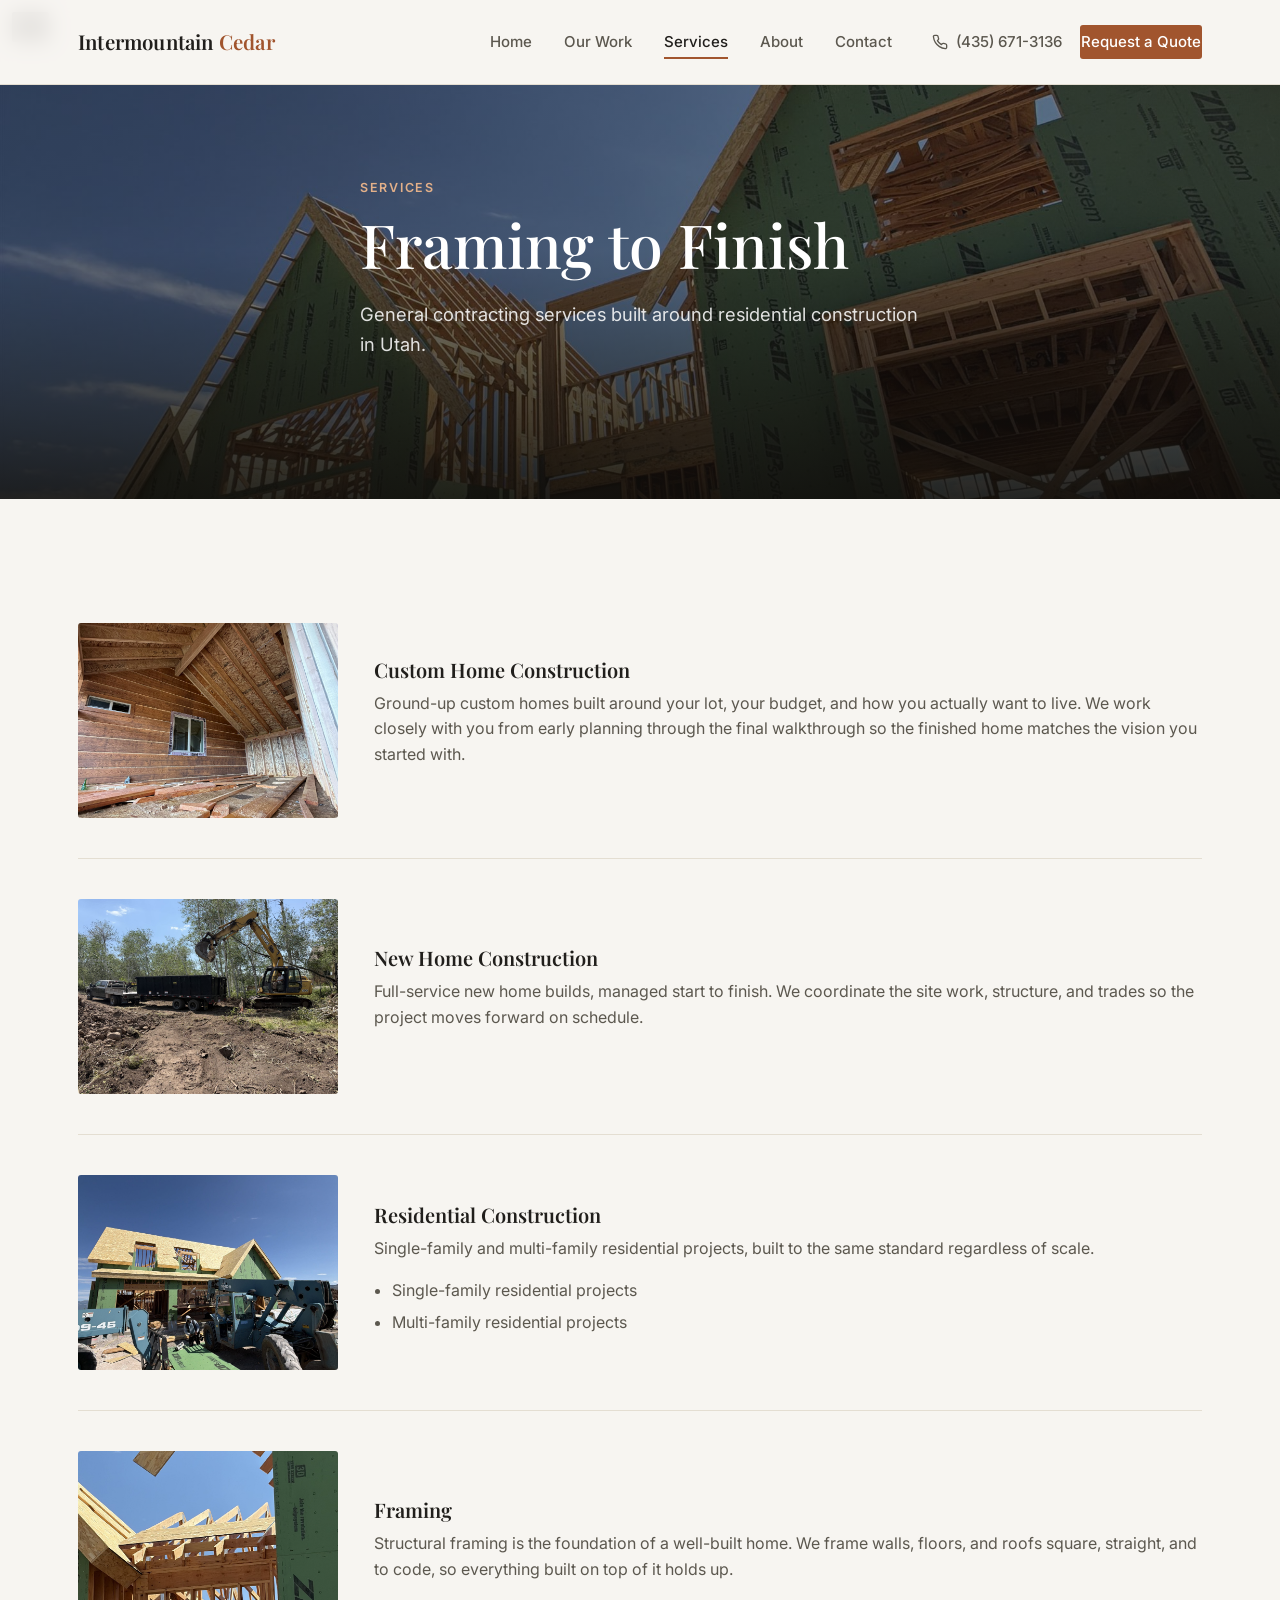
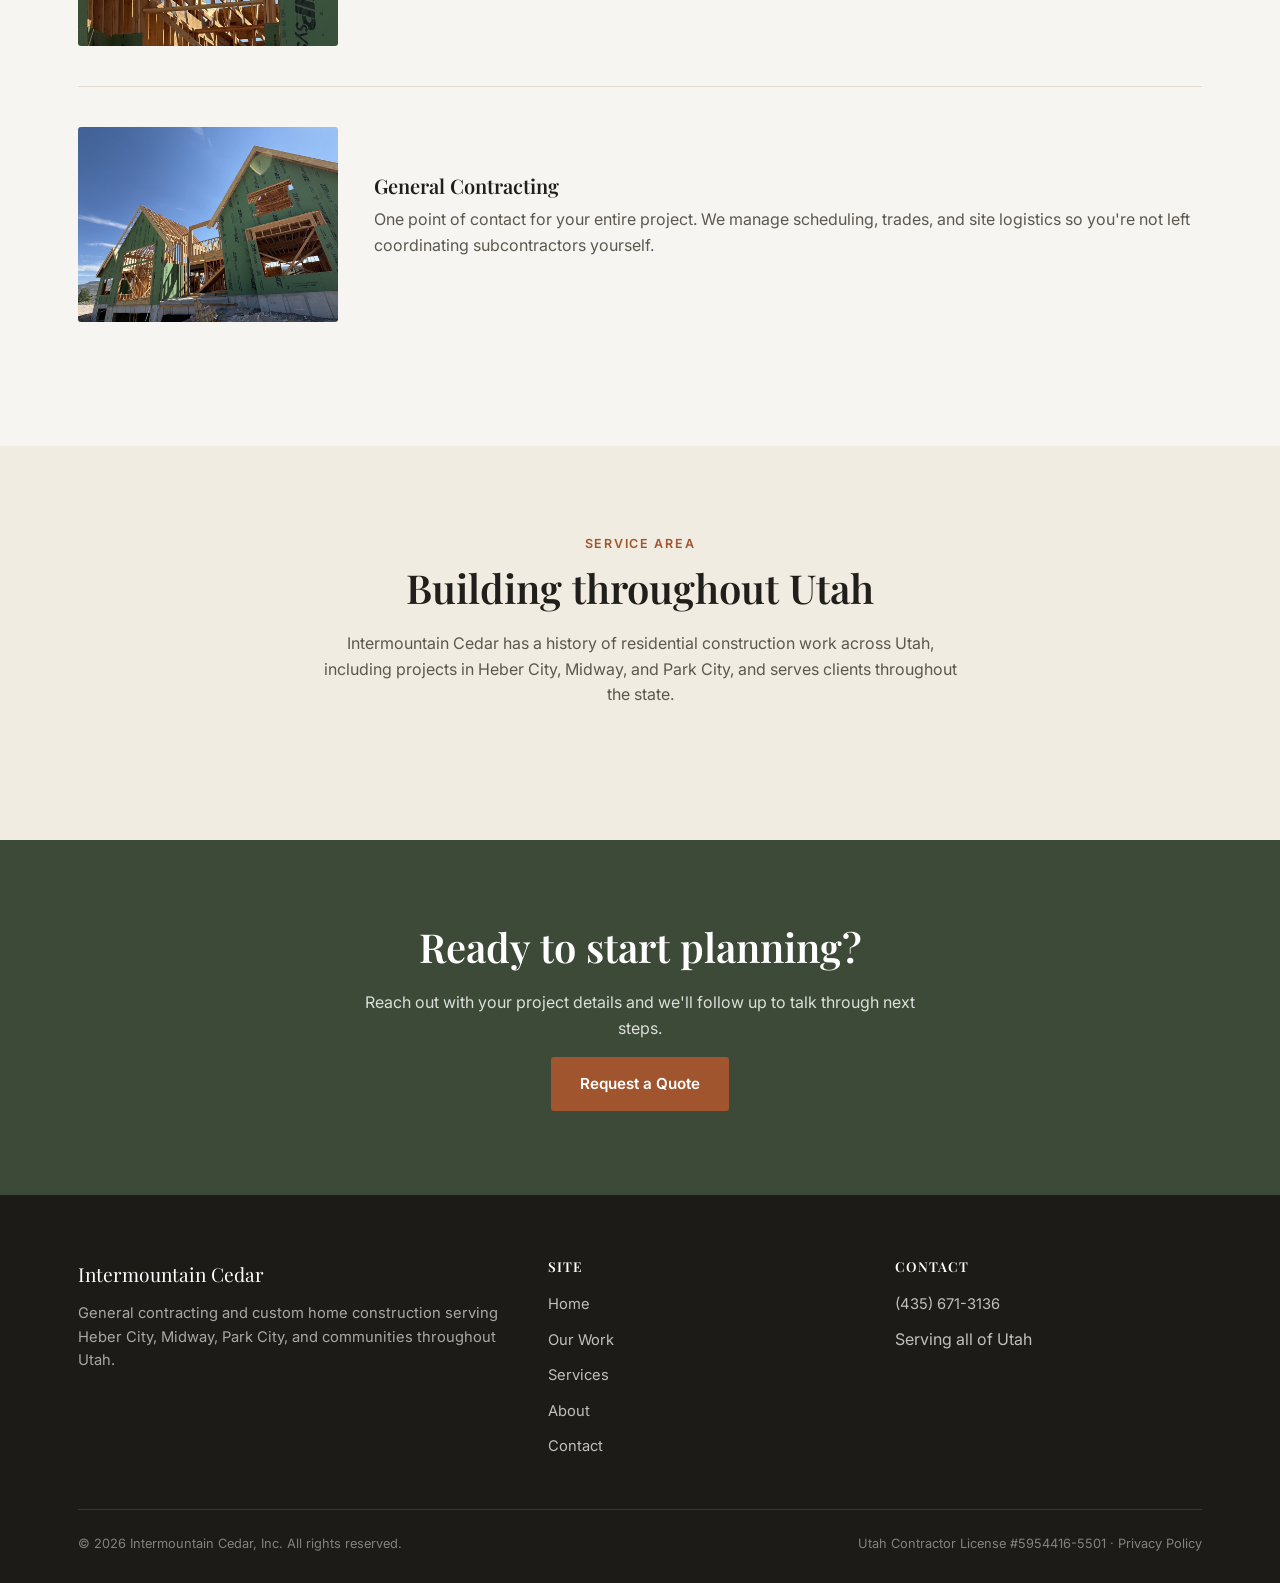
<file: services.html>
<!DOCTYPE html>
<html lang="en">
<head>
<meta charset="UTF-8">
<meta name="viewport" content="width=device-width, initial-scale=1.0">
<title>Services | Intermountain Cedar</title>
<meta name="description" content="Custom home construction, new home construction, framing, and general contracting services from Intermountain Cedar in Utah.">
<link rel="preconnect" href="https://fonts.googleapis.com">
<link rel="preconnect" href="https://fonts.gstatic.com" crossorigin>
<link href="https://fonts.googleapis.com/css2?family=Playfair+Display:wght@400;500;600;700&family=Inter:wght@400;500;600;700&display=swap" rel="stylesheet">
<link rel="stylesheet" href="css/style.css">
</head>
<body>

<header class="site-header">
  <div class="container">
    <a href="index.html" class="brand">Intermountain <span>Cedar</span></a>
    <nav class="main-nav" id="main-nav">
      <ul>
        <li><a href="index.html">Home</a></li>
        <li><a href="work.html">Our Work</a></li>
        <li><a href="services.html" class="active">Services</a></li>
        <li><a href="about.html">About</a></li>
        <li><a href="contact.html">Contact</a></li>
      </ul>
      <div class="header-cta">
        <a href="tel:+14356713136" class="phone-link">
          <svg width="16" height="16" viewBox="0 0 24 24" fill="none" stroke="currentColor" stroke-width="2" stroke-linecap="round" stroke-linejoin="round"><path d="M22 16.92v3a2 2 0 0 1-2.18 2 19.79 19.79 0 0 1-8.63-3.07 19.5 19.5 0 0 1-6-6 19.79 19.79 0 0 1-3.07-8.67A2 2 0 0 1 4.11 2h3a2 2 0 0 1 2 1.72c.127.96.361 1.903.7 2.81a2 2 0 0 1-.45 2.11L8.09 9.91a16 16 0 0 0 6 6l1.27-1.27a2 2 0 0 1 2.11-.45c.907.339 1.85.573 2.81.7A2 2 0 0 1 22 16.92z"/></svg>
          (435) 671-3136
        </a>
        <a href="contact.html" class="btn btn-primary">Request a Quote</a>
      </div>
    </nav>
    <button class="nav-toggle" aria-label="Toggle navigation" aria-expanded="false">
      <span></span><span></span><span></span>
    </button>
  </div>
</header>

<section class="page-hero">
  <div class="hero-bg" style="background-image:url('images/framing-exterior-closeup.jpg');">
    <video autoplay muted loop playsinline poster="images/framing-exterior-closeup.jpg">
      <source src="media/services-hero.mp4" type="video/mp4">
    </video>
  </div>
  <div class="container hero-content">
    <span class="eyebrow" style="color:#e3b089;">Services</span>
    <h1>Framing to Finish</h1>
    <p class="hero-sub">General contracting services built around residential construction in Utah.</p>
  </div>
</section>

<section>
  <div class="container">

    <div class="service-detail">
      <div class="label">01</div>
      <div class="thumb"><img src="images/framing-interior-vaulted.jpg" alt="Interior view of vaulted ceiling framing" loading="lazy"></div>
      <div>
        <h3>Custom Home Construction</h3>
        <p>Ground-up custom homes built around your lot, your budget, and how you actually want to live. We work closely with you from early planning through the final walkthrough so the finished home matches the vision you started with.</p>
      </div>
    </div>

    <div class="service-detail">
      <div class="label">02</div>
      <div class="thumb"><img src="images/site-prep-land-clearing.jpg" alt="Excavator clearing a mountain building lot" loading="lazy"></div>
      <div>
        <h3>New Home Construction</h3>
        <p>Full-service new home builds, managed start to finish. We coordinate the site work, structure, and trades so the project moves forward on schedule.</p>
      </div>
    </div>

    <div class="service-detail">
      <div class="label">03</div>
      <div class="thumb"><img src="images/framing-exterior-zip-system.jpg" alt="Home under construction with ZIP System sheathing" loading="lazy"></div>
      <div>
        <h3>Residential Construction</h3>
        <p>Single-family and multi-family residential projects, built to the same standard regardless of scale.</p>
        <ul>
          <li>Single-family residential projects</li>
          <li>Multi-family residential projects</li>
        </ul>
      </div>
    </div>

    <div class="service-detail">
      <div class="label">04</div>
      <div class="thumb"><img src="images/framing-roof-detail.jpg" alt="Detail view of roof framing structure and sheathing" loading="lazy"></div>
      <div>
        <h3>Framing</h3>
        <p>Structural framing is the foundation of a well-built home. We frame walls, floors, and roofs square, straight, and to code, so everything built on top of it holds up.</p>
      </div>
    </div>

    <div class="service-detail">
      <div class="label">05</div>
      <div class="thumb"><img src="images/framing-exterior-closeup.jpg" alt="Close-up of home framing with ZIP System panels" loading="lazy"></div>
      <div>
        <h3>General Contracting</h3>
        <p>One point of contact for your entire project. We manage scheduling, trades, and site logistics so you're not left coordinating subcontractors yourself.</p>
      </div>
    </div>

  </div>
</section>

<section class="bg-alt">
  <div class="container">
    <div class="section-head center">
      <span class="eyebrow">Service Area</span>
      <h2>Building throughout Utah</h2>
      <p>Intermountain Cedar has a history of residential construction work across Utah, including projects in Heber City, Midway, and Park City, and serves clients throughout the state.</p>
    </div>
  </div>
</section>

<section class="cta-banner">
  <div class="container">
    <h2>Ready to start planning?</h2>
    <p>Reach out with your project details and we'll follow up to talk through next steps.</p>
    <a href="contact.html" class="btn btn-primary">Request a Quote</a>
  </div>
</section>

<footer class="site-footer">
  <div class="container">
    <div class="footer-grid">
      <div>
        <div class="footer-brand">Intermountain Cedar</div>
        <p>General contracting and custom home construction serving Heber City, Midway, Park City, and communities throughout Utah.</p>
      </div>
      <div>
        <h4>Site</h4>
        <ul>
          <li><a href="index.html">Home</a></li>
          <li><a href="work.html">Our Work</a></li>
          <li><a href="services.html">Services</a></li>
          <li><a href="about.html">About</a></li>
          <li><a href="contact.html">Contact</a></li>
        </ul>
      </div>
      <div>
        <h4>Contact</h4>
        <ul>
          <li><a href="tel:+14356713136">(435) 671-3136</a></li>
          <li>Serving all of Utah</li>
        </ul>
      </div>
    </div>
    <div class="footer-bottom">
      <span>&copy; <span id="year"></span> Intermountain Cedar, Inc. All rights reserved.</span>
      <span>Utah Contractor License #5954416-5501 &middot; <a href="privacy-policy.html">Privacy Policy</a></span>
    </div>
  </div>
</footer>

<script src="js/main.js"></script>
</body>
</html>
</file>
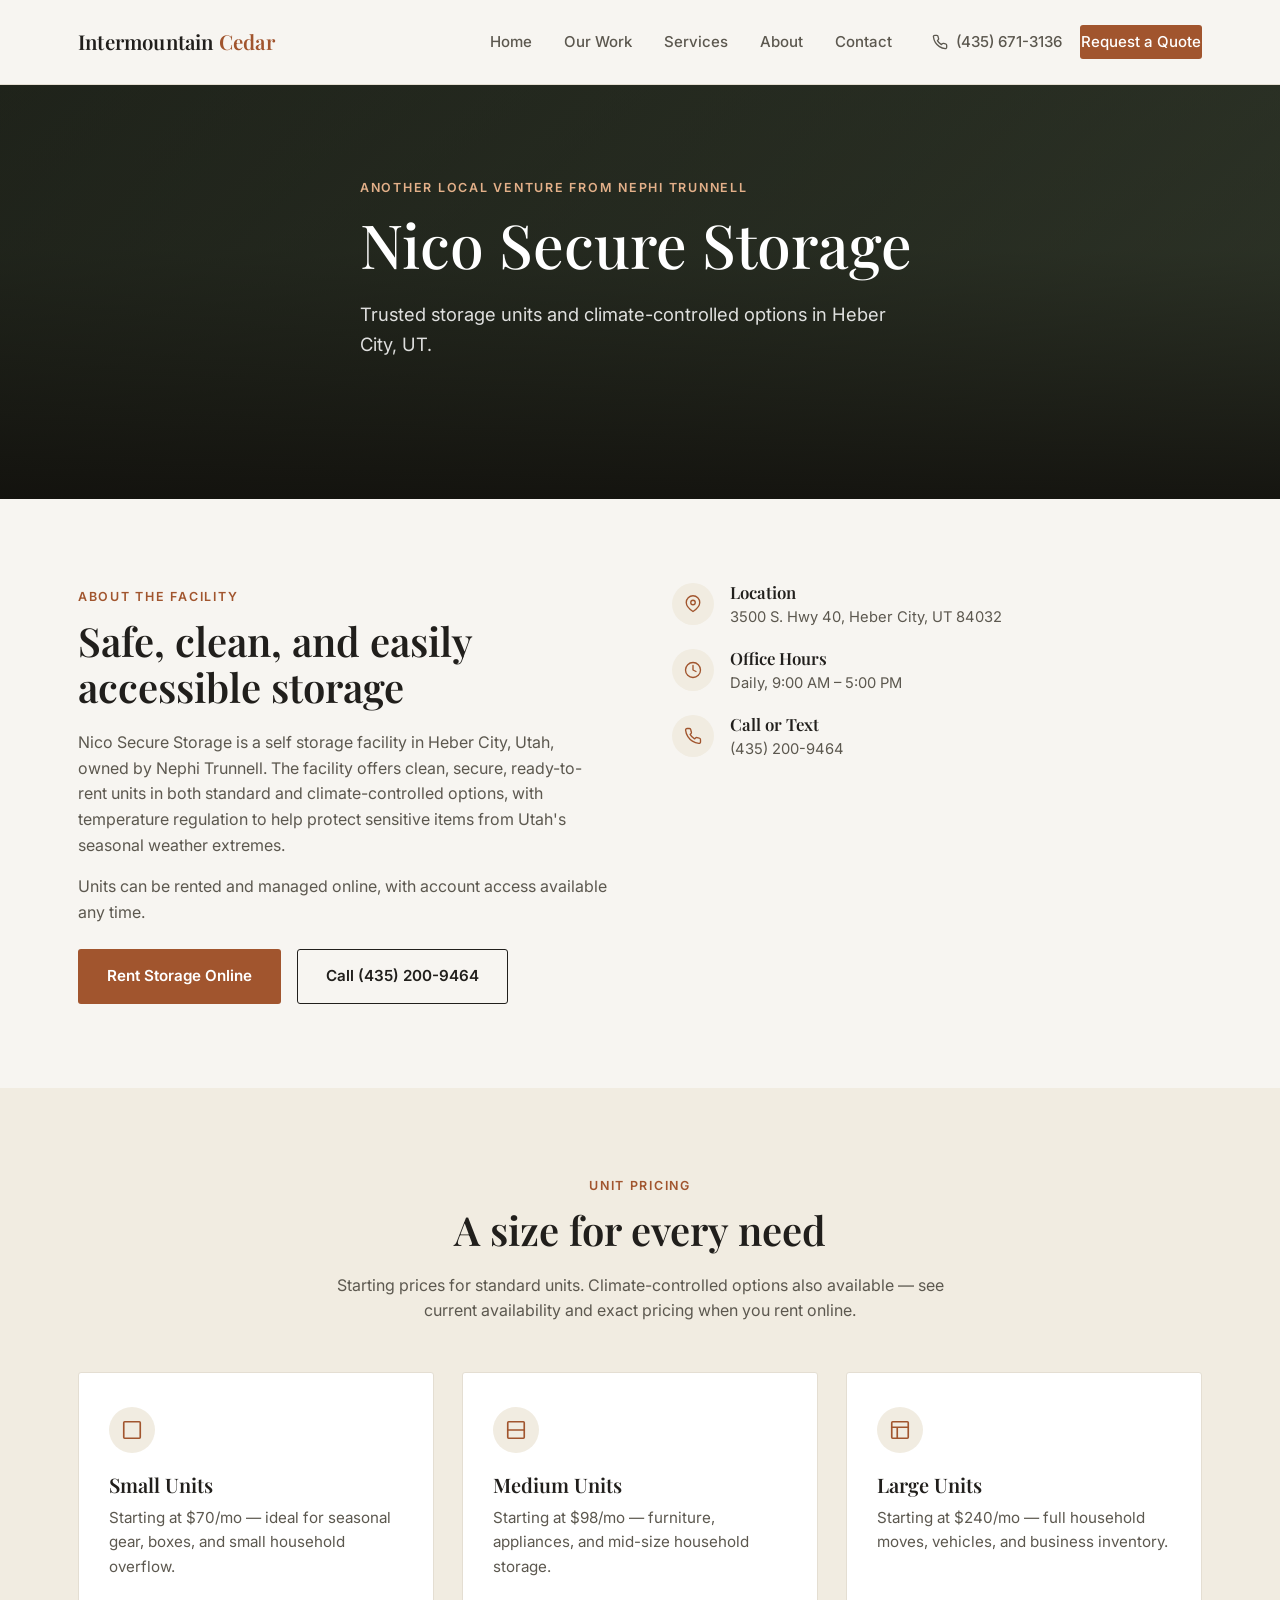
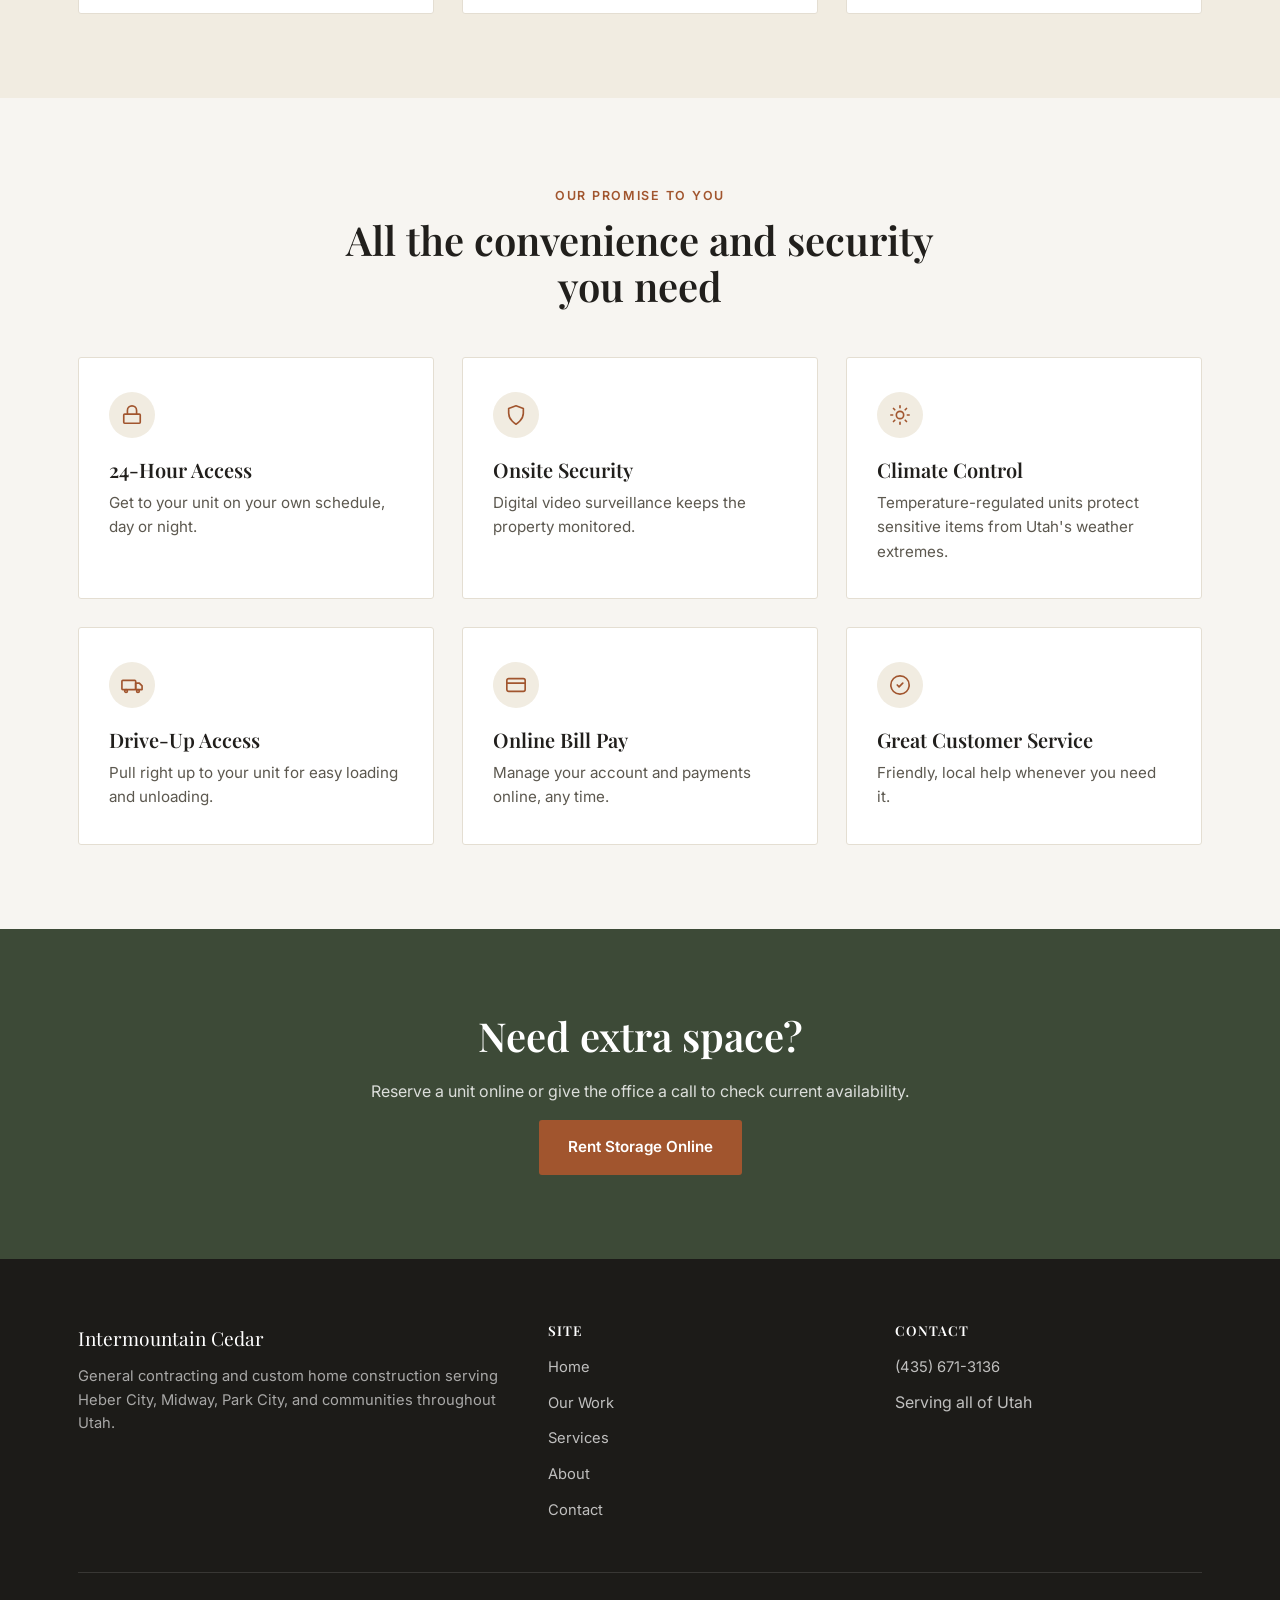
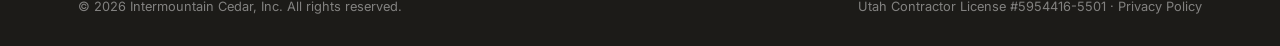
<file: storage.html>
<!DOCTYPE html>
<html lang="en">
<head>
<meta charset="UTF-8">
<meta name="viewport" content="width=device-width, initial-scale=1.0">
<title>Nico Secure Storage | Owned by Nephi Trunnell</title>
<meta name="description" content="Nico Secure Storage is a self storage facility in Heber City, UT, owned by Nephi Trunnell. Standard and climate-controlled units, 24-hour access, and onsite security.">
<link rel="preconnect" href="https://fonts.googleapis.com">
<link rel="preconnect" href="https://fonts.gstatic.com" crossorigin>
<link href="https://fonts.googleapis.com/css2?family=Playfair+Display:wght@400;500;600;700&family=Inter:wght@400;500;600;700&display=swap" rel="stylesheet">
<link rel="stylesheet" href="css/style.css">
</head>
<body>

<header class="site-header">
  <div class="container">
    <a href="index.html" class="brand">Intermountain <span>Cedar</span></a>
    <nav class="main-nav" id="main-nav">
      <ul>
        <li><a href="index.html">Home</a></li>
        <li><a href="work.html">Our Work</a></li>
        <li><a href="services.html">Services</a></li>
        <li><a href="about.html">About</a></li>
        <li><a href="contact.html">Contact</a></li>
      </ul>
      <div class="header-cta">
        <a href="tel:+14356713136" class="phone-link">
          <svg width="16" height="16" viewBox="0 0 24 24" fill="none" stroke="currentColor" stroke-width="2" stroke-linecap="round" stroke-linejoin="round"><path d="M22 16.92v3a2 2 0 0 1-2.18 2 19.79 19.79 0 0 1-8.63-3.07 19.5 19.5 0 0 1-6-6 19.79 19.79 0 0 1-3.07-8.67A2 2 0 0 1 4.11 2h3a2 2 0 0 1 2 1.72c.127.96.361 1.903.7 2.81a2 2 0 0 1-.45 2.11L8.09 9.91a16 16 0 0 0 6 6l1.27-1.27a2 2 0 0 1 2.11-.45c.907.339 1.85.573 2.81.7A2 2 0 0 1 22 16.92z"/></svg>
          (435) 671-3136
        </a>
        <a href="contact.html" class="btn btn-primary">Request a Quote</a>
      </div>
    </nav>
    <button class="nav-toggle" aria-label="Toggle navigation" aria-expanded="false">
      <span></span><span></span><span></span>
    </button>
  </div>
</header>

<section class="page-hero">
  <div class="hero-bg" style="background-image:linear-gradient(135deg, #2c3628, #3d4a37 60%, #4a5943);"></div>
  <div class="container hero-content">
    <span class="eyebrow" style="color:#e3b089;">Another Local Venture from Nephi Trunnell</span>
    <h1>Nico Secure Storage</h1>
    <p class="hero-sub">Trusted storage units and climate-controlled options in Heber City, UT.</p>
  </div>
</section>

<section>
  <div class="container split" style="align-items:flex-start;">
    <div>
      <span class="eyebrow">About the Facility</span>
      <h2>Safe, clean, and easily accessible storage</h2>
      <p>Nico Secure Storage is a self storage facility in Heber City, Utah, owned by Nephi Trunnell. The facility offers clean, secure, ready-to-rent units in both standard and climate-controlled options, with temperature regulation to help protect sensitive items from Utah's seasonal weather extremes.</p>
      <p>Units can be rented and managed online, with account access available any time.</p>
      <div class="hero-actions" style="margin-top:24px;">
        <a href="https://www.nicosecurestorage.com/pages/rent" target="_blank" rel="noopener" class="btn btn-primary">Rent Storage Online</a>
        <a href="tel:+14352009464" class="btn btn-ghost">Call (435) 200-9464</a>
      </div>
    </div>
    <div class="contact-cards">
      <div class="contact-card">
        <div class="icon">
          <svg width="18" height="18" viewBox="0 0 24 24" fill="none" stroke="currentColor" stroke-width="1.8" stroke-linecap="round" stroke-linejoin="round"><path d="M21 10c0 6-9 12-9 12s-9-6-9-12a9 9 0 0 1 18 0z"/><circle cx="12" cy="10" r="3"/></svg>
        </div>
        <div>
          <h3>Location</h3>
          <p>3500 S. Hwy 40, Heber City, UT 84032</p>
        </div>
      </div>
      <div class="contact-card">
        <div class="icon">
          <svg width="18" height="18" viewBox="0 0 24 24" fill="none" stroke="currentColor" stroke-width="1.8" stroke-linecap="round" stroke-linejoin="round"><circle cx="12" cy="12" r="10"/><path d="M12 6v6l4 2"/></svg>
        </div>
        <div>
          <h3>Office Hours</h3>
          <p>Daily, 9:00 AM &ndash; 5:00 PM</p>
        </div>
      </div>
      <div class="contact-card">
        <div class="icon">
          <svg width="18" height="18" viewBox="0 0 24 24" fill="none" stroke="currentColor" stroke-width="1.8" stroke-linecap="round" stroke-linejoin="round"><path d="M22 16.92v3a2 2 0 0 1-2.18 2 19.79 19.79 0 0 1-8.63-3.07 19.5 19.5 0 0 1-6-6 19.79 19.79 0 0 1-3.07-8.67A2 2 0 0 1 4.11 2h3a2 2 0 0 1 2 1.72c.127.96.361 1.903.7 2.81a2 2 0 0 1-.45 2.11L8.09 9.91a16 16 0 0 0 6 6l1.27-1.27a2 2 0 0 1 2.11-.45c.907.339 1.85.573 2.81.7A2 2 0 0 1 22 16.92z"/></svg>
        </div>
        <div>
          <h3>Call or Text</h3>
          <p><a href="tel:+14352009464">(435) 200-9464</a></p>
        </div>
      </div>
    </div>
  </div>
</section>

<section class="bg-alt">
  <div class="container">
    <div class="section-head center">
      <span class="eyebrow">Unit Pricing</span>
      <h2>A size for every need</h2>
      <p>Starting prices for standard units. Climate-controlled options also available &mdash; see current availability and exact pricing when you rent online.</p>
    </div>
    <div class="services-grid">
      <div class="service-card">
        <div class="icon"><svg width="22" height="22" viewBox="0 0 24 24" fill="none" stroke="currentColor" stroke-width="1.8" stroke-linecap="round" stroke-linejoin="round"><rect x="3" y="3" width="18" height="18" rx="1"/></svg></div>
        <h3>Small Units</h3>
        <p>Starting at $70/mo &mdash; ideal for seasonal gear, boxes, and small household overflow.</p>
      </div>
      <div class="service-card">
        <div class="icon"><svg width="22" height="22" viewBox="0 0 24 24" fill="none" stroke="currentColor" stroke-width="1.8" stroke-linecap="round" stroke-linejoin="round"><rect x="3" y="3" width="18" height="18" rx="1"/><path d="M3 12h18"/></svg></div>
        <h3>Medium Units</h3>
        <p>Starting at $98/mo &mdash; furniture, appliances, and mid-size household storage.</p>
      </div>
      <div class="service-card">
        <div class="icon"><svg width="22" height="22" viewBox="0 0 24 24" fill="none" stroke="currentColor" stroke-width="1.8" stroke-linecap="round" stroke-linejoin="round"><rect x="3" y="3" width="18" height="18" rx="1"/><path d="M3 9h18M9 21V9"/></svg></div>
        <h3>Large Units</h3>
        <p>Starting at $240/mo &mdash; full household moves, vehicles, and business inventory.</p>
      </div>
    </div>
  </div>
</section>

<section>
  <div class="container">
    <div class="section-head center">
      <span class="eyebrow">Our Promise to You</span>
      <h2>All the convenience and security you need</h2>
    </div>
    <div class="services-grid">
      <div class="service-card">
        <div class="icon"><svg width="22" height="22" viewBox="0 0 24 24" fill="none" stroke="currentColor" stroke-width="1.8" stroke-linecap="round" stroke-linejoin="round"><rect x="3" y="11" width="18" height="10" rx="1"/><path d="M7 11V7a5 5 0 0 1 10 0v4"/></svg></div>
        <h3>24-Hour Access</h3>
        <p>Get to your unit on your own schedule, day or night.</p>
      </div>
      <div class="service-card">
        <div class="icon"><svg width="22" height="22" viewBox="0 0 24 24" fill="none" stroke="currentColor" stroke-width="1.8" stroke-linecap="round" stroke-linejoin="round"><path d="M12 22s8-4.5 8-11.8V5l-8-3-8 3v5.2C4 17.5 12 22 12 22z"/></svg></div>
        <h3>Onsite Security</h3>
        <p>Digital video surveillance keeps the property monitored.</p>
      </div>
      <div class="service-card">
        <div class="icon"><svg width="22" height="22" viewBox="0 0 24 24" fill="none" stroke="currentColor" stroke-width="1.8" stroke-linecap="round" stroke-linejoin="round"><path d="M12 2v2M12 20v2M4.9 4.9l1.4 1.4M17.7 17.7l1.4 1.4M2 12h2M20 12h2M4.9 19.1l1.4-1.4M17.7 6.3l1.4-1.4"/><circle cx="12" cy="12" r="4"/></svg></div>
        <h3>Climate Control</h3>
        <p>Temperature-regulated units protect sensitive items from Utah's weather extremes.</p>
      </div>
      <div class="service-card">
        <div class="icon"><svg width="22" height="22" viewBox="0 0 24 24" fill="none" stroke="currentColor" stroke-width="1.8" stroke-linecap="round" stroke-linejoin="round"><rect x="1" y="7" width="15" height="10" rx="1"/><path d="M16 10h4l3 3v4h-7z"/><circle cx="5.5" cy="18.5" r="1.5"/><circle cx="18.5" cy="18.5" r="1.5"/></svg></div>
        <h3>Drive-Up Access</h3>
        <p>Pull right up to your unit for easy loading and unloading.</p>
      </div>
      <div class="service-card">
        <div class="icon"><svg width="22" height="22" viewBox="0 0 24 24" fill="none" stroke="currentColor" stroke-width="1.8" stroke-linecap="round" stroke-linejoin="round"><rect x="2" y="5" width="20" height="14" rx="2"/><path d="M2 10h20"/></svg></div>
        <h3>Online Bill Pay</h3>
        <p>Manage your account and payments online, any time.</p>
      </div>
      <div class="service-card">
        <div class="icon"><svg width="22" height="22" viewBox="0 0 24 24" fill="none" stroke="currentColor" stroke-width="1.8" stroke-linecap="round" stroke-linejoin="round"><path d="M9 12l2 2 4-4"/><circle cx="12" cy="12" r="10"/></svg></div>
        <h3>Great Customer Service</h3>
        <p>Friendly, local help whenever you need it.</p>
      </div>
    </div>
  </div>
</section>

<section class="cta-banner">
  <div class="container">
    <h2>Need extra space?</h2>
    <p>Reserve a unit online or give the office a call to check current availability.</p>
    <a href="https://www.nicosecurestorage.com/pages/rent" target="_blank" rel="noopener" class="btn btn-primary">Rent Storage Online</a>
  </div>
</section>

<footer class="site-footer">
  <div class="container">
    <div class="footer-grid">
      <div>
        <div class="footer-brand">Intermountain Cedar</div>
        <p>General contracting and custom home construction serving Heber City, Midway, Park City, and communities throughout Utah.</p>
      </div>
      <div>
        <h4>Site</h4>
        <ul>
          <li><a href="index.html">Home</a></li>
          <li><a href="work.html">Our Work</a></li>
          <li><a href="services.html">Services</a></li>
          <li><a href="about.html">About</a></li>
          <li><a href="contact.html">Contact</a></li>
        </ul>
      </div>
      <div>
        <h4>Contact</h4>
        <ul>
          <li><a href="tel:+14356713136">(435) 671-3136</a></li>
          <li>Serving all of Utah</li>
        </ul>
      </div>
    </div>
    <div class="footer-bottom">
      <span>&copy; <span id="year"></span> Intermountain Cedar, Inc. All rights reserved.</span>
      <span>Utah Contractor License #5954416-5501 &middot; <a href="privacy-policy.html">Privacy Policy</a></span>
    </div>
  </div>
</footer>

<script src="js/main.js"></script>
</body>
</html>
</file>
<file: css/style.css>
/* ==========================================================================
   Nephi Trunnell Homes — stylesheet
   ========================================================================== */

:root {
  --bg: #f7f5f1;
  --surface: #ffffff;
  --ink: #211f1c;
  --ink-soft: #5c584f;
  --ink-faint: #8a8477;
  --line: #e4ded2;
  --line-soft: #edE8dd;

  --clay: #a1552e;
  --clay-dark: #7e4222;
  --pine: #3d4a37;
  --pine-dark: #2c3628;

  --font-head: "Playfair Display", Georgia, "Times New Roman", serif;
  --font-body: "Inter", -apple-system, BlinkMacSystemFont, "Segoe UI", Roboto, sans-serif;

  --container: 1180px;
  --radius: 3px;
  --shadow: 0 12px 32px -16px rgba(33, 31, 28, 0.28);
}

* { box-sizing: border-box; }
html { scroll-behavior: smooth; }

body {
  margin: 0;
  background: var(--bg);
  color: var(--ink);
  font-family: var(--font-body);
  font-size: 16px;
  line-height: 1.6;
  -webkit-font-smoothing: antialiased;
}

img { max-width: 100%; display: block; }

h1, h2, h3, h4 {
  font-family: var(--font-head);
  font-weight: 600;
  line-height: 1.15;
  margin: 0 0 0.5em;
  color: var(--ink);
}

h1 { font-size: clamp(2.4rem, 5vw, 3.8rem); font-weight: 500; }
h2 { font-size: clamp(1.8rem, 3.2vw, 2.5rem); }
h3 { font-size: 1.25rem; }

p { margin: 0 0 1em; color: var(--ink-soft); }

a { color: inherit; text-decoration: none; }

.eyebrow {
  display: inline-block;
  font-family: var(--font-body);
  font-size: 0.78rem;
  font-weight: 600;
  letter-spacing: 0.14em;
  text-transform: uppercase;
  color: var(--clay);
  margin-bottom: 0.9em;
}

.container {
  max-width: var(--container);
  margin: 0 auto;
  padding: 0 28px;
}

section { padding: 84px 0; }
@media (max-width: 720px) {
  section { padding: 56px 0; }
}

.section-head {
  max-width: 640px;
  margin: 0 0 48px;
}
.section-head.center { margin-left: auto; margin-right: auto; text-align: center; }

/* ---------- Buttons ---------- */
.btn {
  display: inline-flex;
  align-items: center;
  gap: 8px;
  padding: 14px 28px;
  border-radius: var(--radius);
  font-weight: 600;
  font-size: 0.95rem;
  border: 1px solid transparent;
  cursor: pointer;
  transition: background 0.18s ease, color 0.18s ease, border-color 0.18s ease, transform 0.18s ease;
}
.btn-primary {
  background: var(--clay);
  color: #fff;
}
.btn-primary:hover { background: var(--clay-dark); transform: translateY(-1px); }

.btn-ghost {
  background: transparent;
  color: var(--ink);
  border-color: var(--ink);
}
.btn-ghost:hover { background: var(--ink); color: #fff; }

.btn-ghost-light {
  background: transparent;
  color: #fff;
  border-color: rgba(255,255,255,0.65);
}
.btn-ghost-light:hover { background: #fff; color: var(--ink); }

.btn-block { width: 100%; justify-content: center; }

/* ---------- Header ---------- */
.site-header {
  position: sticky;
  top: 0;
  z-index: 100;
  background: rgba(247, 245, 241, 0.92);
  backdrop-filter: saturate(140%) blur(10px);
  border-bottom: 1px solid var(--line);
}
.site-header .container {
  display: flex;
  align-items: center;
  justify-content: space-between;
  height: 84px;
}

.brand {
  font-family: var(--font-head);
  font-size: 1.28rem;
  font-weight: 600;
  letter-spacing: 0.01em;
  color: var(--ink);
  white-space: nowrap;
}
.brand span { color: var(--clay); }

.main-nav {
  display: flex;
  align-items: center;
  gap: 40px;
}
.main-nav ul {
  list-style: none;
  display: flex;
  gap: 32px;
  margin: 0;
  padding: 0;
}
.main-nav a {
  font-size: 0.94rem;
  font-weight: 500;
  color: var(--ink-soft);
  position: relative;
  padding: 4px 0;
}
.main-nav a:hover, .main-nav a.active { color: var(--ink); }
.main-nav a.btn { color: #fff; }
.main-nav a.btn-ghost, .main-nav a.btn-ghost-light { color: inherit; }
.main-nav a.active::after {
  content: "";
  position: absolute;
  left: 0; right: 0; bottom: -4px;
  height: 2px;
  background: var(--clay);
}

.header-cta {
  display: flex;
  align-items: center;
  gap: 18px;
}
.phone-link {
  font-weight: 600;
  font-size: 0.94rem;
  color: var(--ink);
  display: flex;
  align-items: center;
  gap: 8px;
}
.phone-link svg { flex-shrink: 0; }

.nav-toggle {
  display: none;
  background: none;
  border: none;
  cursor: pointer;
  padding: 8px;
}
.nav-toggle span {
  display: block;
  width: 24px;
  height: 2px;
  background: var(--ink);
  margin: 5px 0;
  transition: transform 0.2s ease, opacity 0.2s ease;
}

@media (max-width: 900px) {
  .main-nav {
    position: fixed;
    inset: 84px 0 0 0;
    background: var(--bg);
    flex-direction: column;
    align-items: stretch;
    padding: 32px 28px;
    gap: 28px;
    transform: translateX(100%);
    transition: transform 0.25s ease;
    overflow-y: auto;
  }
  .main-nav.open { transform: translateX(0); }
  .main-nav ul { flex-direction: column; gap: 22px; }
  .main-nav a { font-size: 1.1rem; }
  .header-cta { flex-direction: column; align-items: stretch; }
  .header-cta .btn { justify-content: center; }
  .nav-toggle { display: block; }
}

/* ---------- Hero ---------- */
.hero {
  position: relative;
  min-height: 86vh;
  display: flex;
  align-items: flex-end;
  color: #fff;
  overflow: hidden;
}
.hero-bg {
  position: absolute;
  inset: 0;
  background-size: cover;
  background-position: center;
  overflow: hidden;
}
.hero-bg video {
  position: absolute;
  inset: 0;
  width: 100%;
  height: 100%;
  object-fit: cover;
}
@media (prefers-reduced-motion: reduce) {
  .hero-bg video { display: none; }
}
.hero-bg::after {
  content: "";
  position: absolute;
  inset: 0;
  background: linear-gradient(180deg, rgba(18,16,13,0.5) 0%, rgba(18,16,13,0.52) 40%, rgba(16,14,11,0.9) 100%);
}
.hero-content {
  position: relative;
  padding-bottom: 88px;
  max-width: 760px;
}
.hero h1, .page-hero h1 { color: #fff; margin-bottom: 0.35em; }
.hero-dba {
  color: rgba(255,255,255,0.72);
  font-size: 1rem;
  font-weight: 500;
  letter-spacing: 0.03em;
  margin: -0.5em 0 1.3em;
}
.hero-sub {
  color: rgba(255,255,255,0.86);
  font-size: 1.15rem;
  max-width: 560px;
  margin-bottom: 2em;
}
.hero .hero-sub {
  font-family: var(--font-body);
  font-weight: 300;
  letter-spacing: 0.045em;
}
.hero-actions { display: flex; gap: 16px; flex-wrap: wrap; }

.page-hero {
  position: relative;
  min-height: 46vh;
  display: flex;
  align-items: flex-end;
  color: #fff;
}
.page-hero .hero-content { padding-bottom: 56px; max-width: 700px; }
.page-hero .hero-sub { margin-bottom: 0; }

/* ---------- Hero divider ---------- */
.hero-divider {
  display: flex;
  flex-direction: column;
  align-items: center;
  padding: 26px 0 0;
  position: relative;
  z-index: 2;
}
.hero-divider .divider-line {
  width: 2px;
  height: 34px;
  background: linear-gradient(180deg, var(--clay), rgba(161, 85, 46, 0.12));
}
.hero-divider .divider-icon {
  margin-top: -1px;
  width: 46px;
  height: 46px;
  border-radius: 50%;
  background: var(--surface);
  border: 1px solid var(--line);
  display: flex;
  align-items: center;
  justify-content: center;
  color: var(--clay);
  box-shadow: var(--shadow);
}

/* ---------- Trust strip ---------- */
.trust-strip {
  padding: 40px 0;
  border-bottom: 1px solid var(--line);
}
.trust-strip .container {
  display: grid;
  grid-template-columns: repeat(4, 1fr);
  gap: 24px;
}
.trust-item {
  display: flex;
  align-items: center;
  gap: 14px;
}
.trust-item svg { flex-shrink: 0; color: var(--clay); }
.trust-item span {
  font-size: 0.92rem;
  font-weight: 500;
  color: var(--ink-soft);
  line-height: 1.35;
}
@media (max-width: 900px) {
  .trust-strip .container { grid-template-columns: repeat(2, 1fr); }
}
@media (max-width: 540px) {
  .trust-strip .container { grid-template-columns: 1fr; }
}

/* ---------- Services grid ---------- */
.services-grid {
  display: grid;
  grid-template-columns: repeat(3, 1fr);
  gap: 28px;
}
@media (max-width: 900px) { .services-grid { grid-template-columns: repeat(2, 1fr); } }
@media (max-width: 600px) { .services-grid { grid-template-columns: 1fr; } }

.service-card {
  background: var(--surface);
  border: 1px solid var(--line);
  border-radius: var(--radius);
  padding: 34px 30px;
  transition: box-shadow 0.2s ease, transform 0.2s ease, border-color 0.2s ease;
}
.service-card:hover {
  box-shadow: var(--shadow);
  transform: translateY(-3px);
  border-color: var(--line-soft);
}
.service-card .icon {
  width: 46px; height: 46px;
  display: flex; align-items: center; justify-content: center;
  border-radius: 50%;
  background: #f1ece1;
  color: var(--clay);
  margin-bottom: 20px;
}
.service-card h3 { margin-bottom: 0.5em; }
.service-card p { margin-bottom: 0; font-size: 0.95rem; }

/* ---------- Image grid / gallery ---------- */
.gallery-grid {
  column-count: 3;
  column-gap: 20px;
}
@media (max-width: 900px) { .gallery-grid { column-count: 2; } }
@media (max-width: 560px) { .gallery-grid { column-count: 1; } }

/* Even 3-up row (homepage "Recent Work" preview) — equal-height boxes, no masonry */
.gallery-grid-even {
  display: grid;
  grid-template-columns: repeat(3, 1fr);
  gap: 20px;
}
@media (max-width: 900px) { .gallery-grid-even { grid-template-columns: repeat(2, 1fr); } }
@media (max-width: 560px) { .gallery-grid-even { grid-template-columns: 1fr; } }
.gallery-grid-even .gallery-item { margin-bottom: 0; }

.gallery-item {
  position: relative;
  overflow: hidden;
  border-radius: var(--radius);
  cursor: pointer;
  background: var(--ink);
  aspect-ratio: 4 / 3;
  break-inside: avoid;
  margin-bottom: 20px;
}
.gallery-item.tall { aspect-ratio: 3 / 4; }
.gallery-item img {
  width: 100%; height: 100%;
  object-fit: cover;
  transition: transform 0.4s ease;
}
.gallery-item:hover img { transform: scale(1.06); }
.gallery-item .cap {
  position: absolute;
  left: 0; right: 0; bottom: 0;
  padding: 16px 18px;
  background: linear-gradient(180deg, transparent, rgba(0,0,0,0.72));
  color: #fff;
  font-size: 0.85rem;
  font-weight: 500;
  opacity: 0;
  transition: opacity 0.25s ease;
}
.gallery-item:hover .cap { opacity: 1; }

/* Lightbox */
.lightbox {
  position: fixed;
  inset: 0;
  background: rgba(15,14,12,0.94);
  display: none;
  align-items: center;
  justify-content: center;
  z-index: 1000;
  padding: 40px 24px;
}
.lightbox.open { display: flex; }
.lightbox img { max-width: 100%; max-height: 82vh; border-radius: 2px; }
.lightbox figure { margin: 0; text-align: center; }
.lightbox figcaption { color: rgba(255,255,255,0.75); margin-top: 14px; font-size: 0.9rem; }
.lightbox-close {
  position: absolute;
  top: 24px; right: 28px;
  background: none; border: none;
  color: #fff; font-size: 1.8rem;
  cursor: pointer; line-height: 1;
}
.lightbox-nav {
  position: absolute;
  top: 50%; transform: translateY(-50%);
  background: none; border: none;
  color: #fff; cursor: pointer;
  padding: 12px;
  opacity: 0.75;
}
.lightbox-nav:hover { opacity: 1; }
.lightbox-prev { left: 12px; }
.lightbox-next { right: 12px; }

/* ---------- Split / about teaser ---------- */
.split {
  display: grid;
  grid-template-columns: 1fr 1fr;
  gap: 64px;
  align-items: center;
}
@media (max-width: 860px) {
  .split { grid-template-columns: 1fr; gap: 36px; }
}
.split img { border-radius: var(--radius); }
.split-media { position: relative; }
.split-media .frame {
  position: absolute;
  inset: 18px -18px -18px 18px;
  border: 2px solid var(--clay);
  border-radius: var(--radius);
  z-index: -1;
}
@media (max-width: 860px) {
  .split-media .frame { display: none; }
}

/* ---------- CTA banner ---------- */
.cta-banner {
  background: var(--pine);
  color: #fff;
  text-align: center;
}
.cta-banner h2 { color: #fff; }
.cta-banner p { color: rgba(255,255,255,0.82); max-width: 560px; margin-left: auto; margin-right: auto; }
.cta-banner .btn-primary { background: var(--clay); }
.cta-banner .btn-primary:hover { background: var(--clay-dark); }

/* ---------- Stats ---------- */
.stats-row {
  display: grid;
  grid-template-columns: repeat(3, 1fr);
  gap: 28px;
  text-align: center;
}
@media (max-width: 700px) { .stats-row { grid-template-columns: 1fr; } }
.stat h3 {
  font-size: 2.2rem;
  color: var(--clay);
  margin-bottom: 0.1em;
}
.stat p { font-size: 0.9rem; text-transform: uppercase; letter-spacing: 0.06em; font-weight: 600; color: var(--ink-soft); }

/* ---------- Process steps ---------- */
.process-list {
  list-style: none;
  margin: 0; padding: 0;
  counter-reset: step;
  display: grid;
  grid-template-columns: repeat(4, 1fr);
  gap: 28px;
}
@media (max-width: 900px) { .process-list { grid-template-columns: repeat(2, 1fr); } }
@media (max-width: 560px) { .process-list { grid-template-columns: 1fr; } }
.process-list li { counter-increment: step; }
.process-list .num {
  font-family: var(--font-head);
  font-size: 1.6rem;
  color: var(--clay);
  margin-bottom: 12px;
}
.process-list .num::before {
  content: counter(step, decimal-leading-zero);
}

/* ---------- Services detail (services page) ---------- */
.service-detail {
  display: grid;
  grid-template-columns: 260px 1fr;
  gap: 36px;
  align-items: center;
  padding: 40px 0;
  border-bottom: 1px solid var(--line);
}
.service-detail:last-child { border-bottom: none; }
@media (max-width: 760px) { .service-detail { grid-template-columns: 1fr; gap: 16px; } }
.service-detail ul { margin: 1em 0 0; padding-left: 1.15em; color: var(--ink-soft); }
.service-detail li { margin-bottom: 0.4em; }
.service-detail .thumb {
  position: relative;
  border-radius: var(--radius);
  overflow: hidden;
  aspect-ratio: 4 / 3;
}
.service-detail .thumb img { width: 100%; height: 100%; object-fit: cover; }
.service-detail .label {
  position: absolute;
  top: 12px;
  left: 12px;
  font-family: var(--font-head);
  font-size: 0.85rem;
  color: #fff;
  background: rgba(28, 27, 24, 0.7);
  padding: 4px 11px;
  border-radius: var(--radius);
  z-index: 2;
}

/* ---------- Forms ---------- */
.form-wrap {
  background: var(--surface);
  border: 1px solid var(--line);
  border-radius: var(--radius);
  padding: 44px;
}
@media (max-width: 600px) { .form-wrap { padding: 28px 22px; } }

.form-grid {
  display: grid;
  grid-template-columns: 1fr 1fr;
  gap: 20px;
}
@media (max-width: 620px) { .form-grid { grid-template-columns: 1fr; } }
.form-grid .full { grid-column: 1 / -1; }

label {
  display: block;
  font-size: 0.85rem;
  font-weight: 600;
  margin-bottom: 6px;
  color: var(--ink);
}
input, select, textarea {
  width: 100%;
  font-family: var(--font-body);
  font-size: 0.96rem;
  padding: 12px 14px;
  border: 1px solid var(--line);
  border-radius: var(--radius);
  background: #fff;
  color: var(--ink);
}
input:focus, select:focus, textarea:focus {
  outline: none;
  border-color: var(--clay);
}
textarea { resize: vertical; min-height: 120px; }
.field { margin-bottom: 4px; }

.form-note {
  font-size: 0.82rem;
  color: var(--ink-faint);
  margin-top: 16px;
}

.form-status {
  display: none;
  margin-top: 18px;
  padding: 14px 16px;
  border-radius: var(--radius);
  background: #eef3ea;
  color: var(--pine-dark);
  font-size: 0.9rem;
  font-weight: 500;
}
.form-status.show { display: block; }

/* ---------- Contact info cards ---------- */
.contact-cards {
  display: grid;
  gap: 20px;
}
.contact-card {
  display: flex;
  gap: 16px;
  align-items: flex-start;
}
.contact-card .icon {
  width: 42px; height: 42px;
  border-radius: 50%;
  background: #f1ece1;
  color: var(--clay);
  display: flex; align-items: center; justify-content: center;
  flex-shrink: 0;
}
.contact-card h3 { margin-bottom: 0.2em; font-size: 1.05rem; }
.contact-card p { margin-bottom: 0; font-size: 0.92rem; }
.contact-card a:hover { color: var(--clay); }

/* ---------- Footer ---------- */
.site-footer {
  background: #1c1b18;
  color: rgba(255,255,255,0.72);
  padding: 64px 0 28px;
}
.footer-grid {
  display: grid;
  grid-template-columns: 1.4fr 1fr 1fr;
  gap: 40px;
  padding-bottom: 40px;
  border-bottom: 1px solid rgba(255,255,255,0.12);
}
@media (max-width: 760px) { .footer-grid { grid-template-columns: 1fr; gap: 32px; } }
.footer-brand {
  font-family: var(--font-head);
  font-size: 1.2rem;
  color: #fff;
  margin-bottom: 12px;
}
.footer-grid p { color: rgba(255,255,255,0.62); font-size: 0.92rem; }
.footer-grid h4 {
  color: #fff;
  font-size: 0.85rem;
  letter-spacing: 0.08em;
  text-transform: uppercase;
  margin-bottom: 16px;
}
.footer-grid ul { list-style: none; margin: 0; padding: 0; }
.footer-grid li { margin-bottom: 10px; }
.footer-grid a { color: rgba(255,255,255,0.72); font-size: 0.92rem; }
.footer-grid a:hover { color: #fff; }
.footer-bottom {
  padding-top: 24px;
  display: flex;
  justify-content: space-between;
  flex-wrap: wrap;
  gap: 10px;
  font-size: 0.8rem;
  color: rgba(255,255,255,0.45);
}

/* ---------- Utility ---------- */
.text-center { text-align: center; }
.mt-0 { margin-top: 0; }
.bg-surface { background: var(--surface); }
.bg-alt { background: #f1ece1; }
</file>
